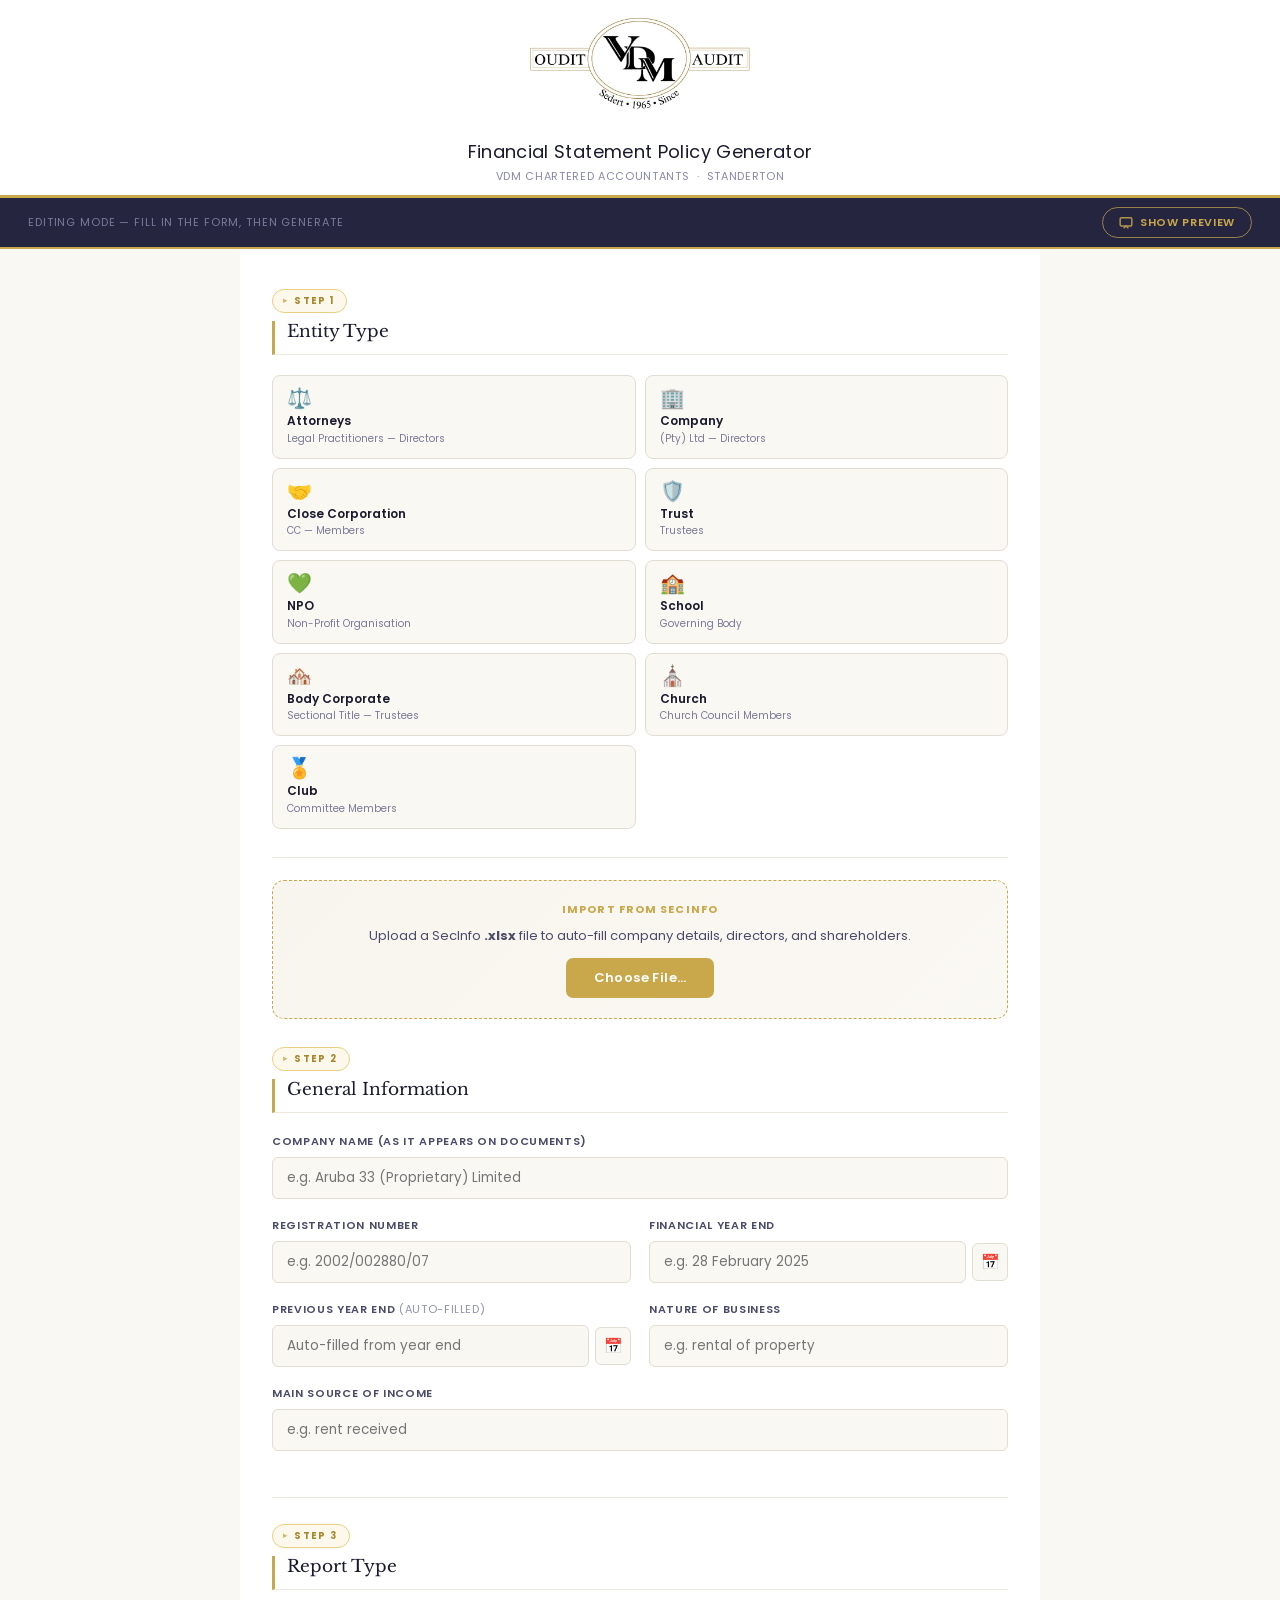
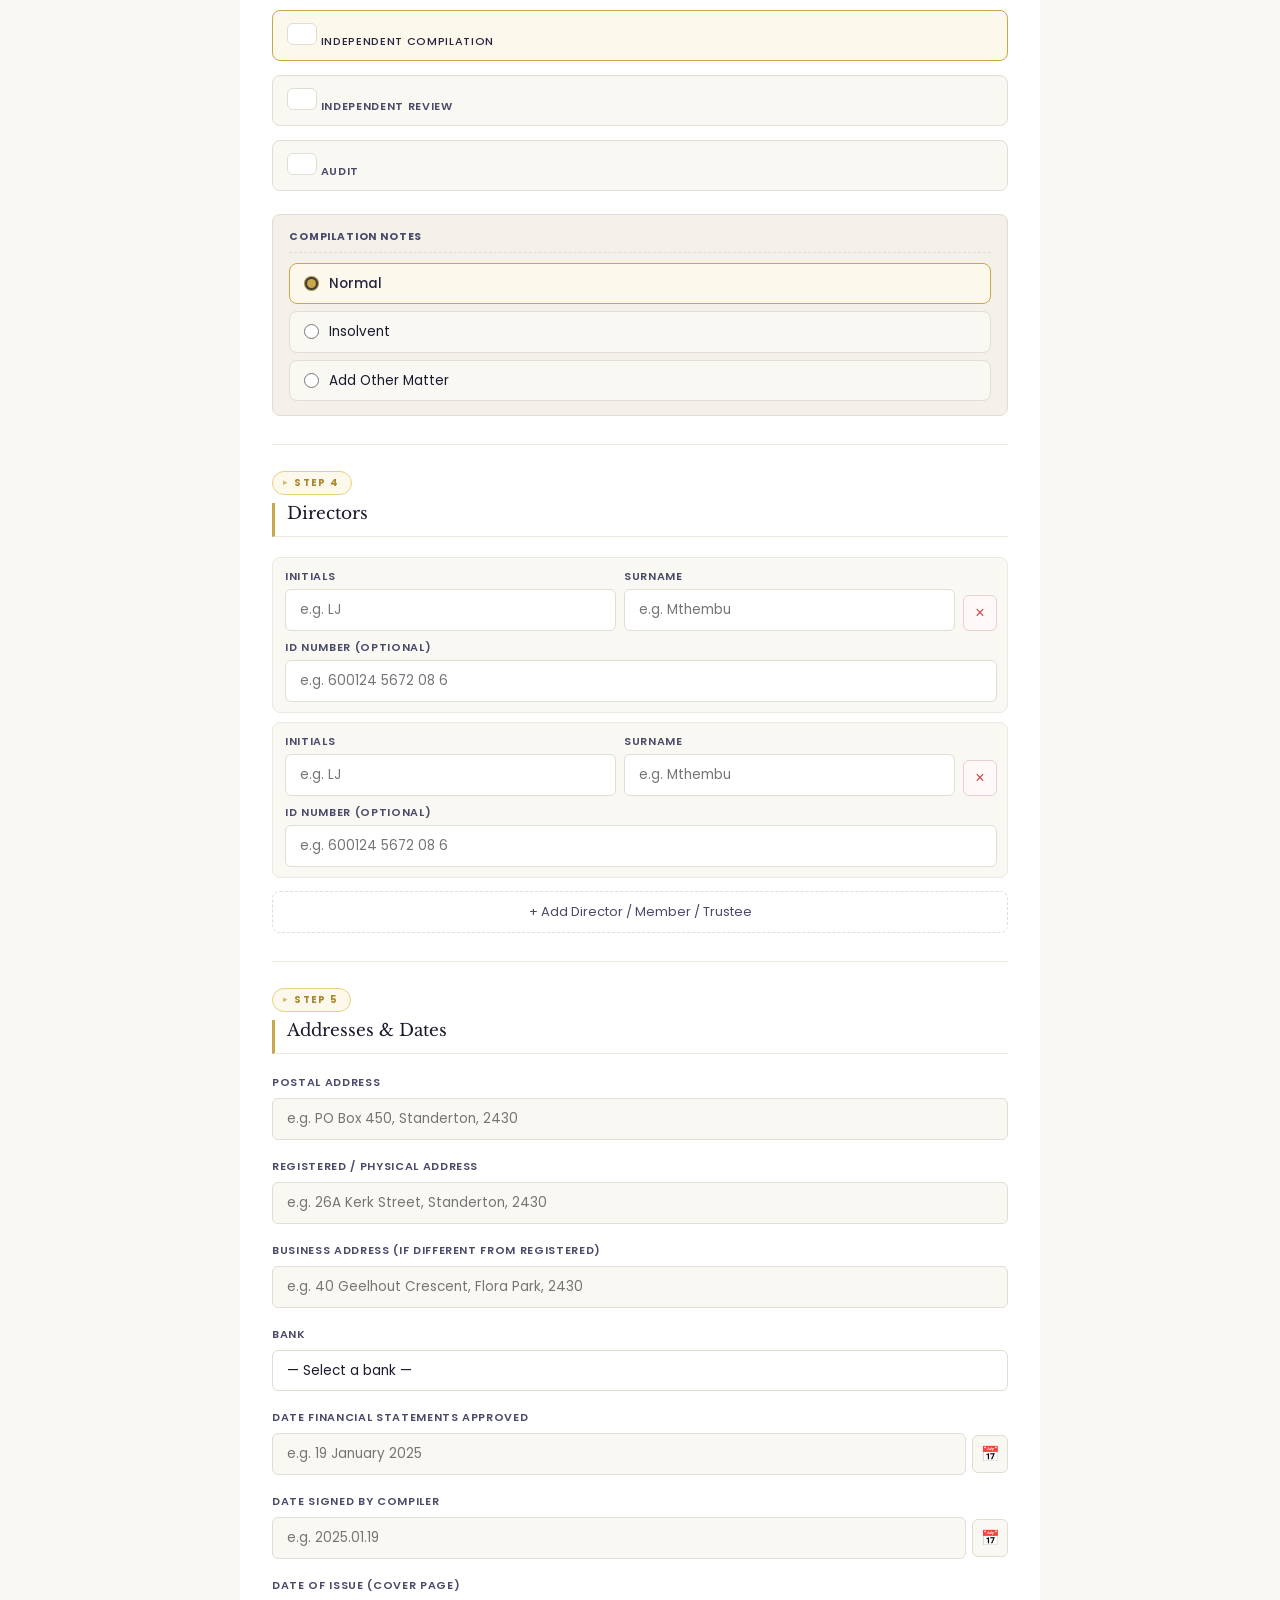
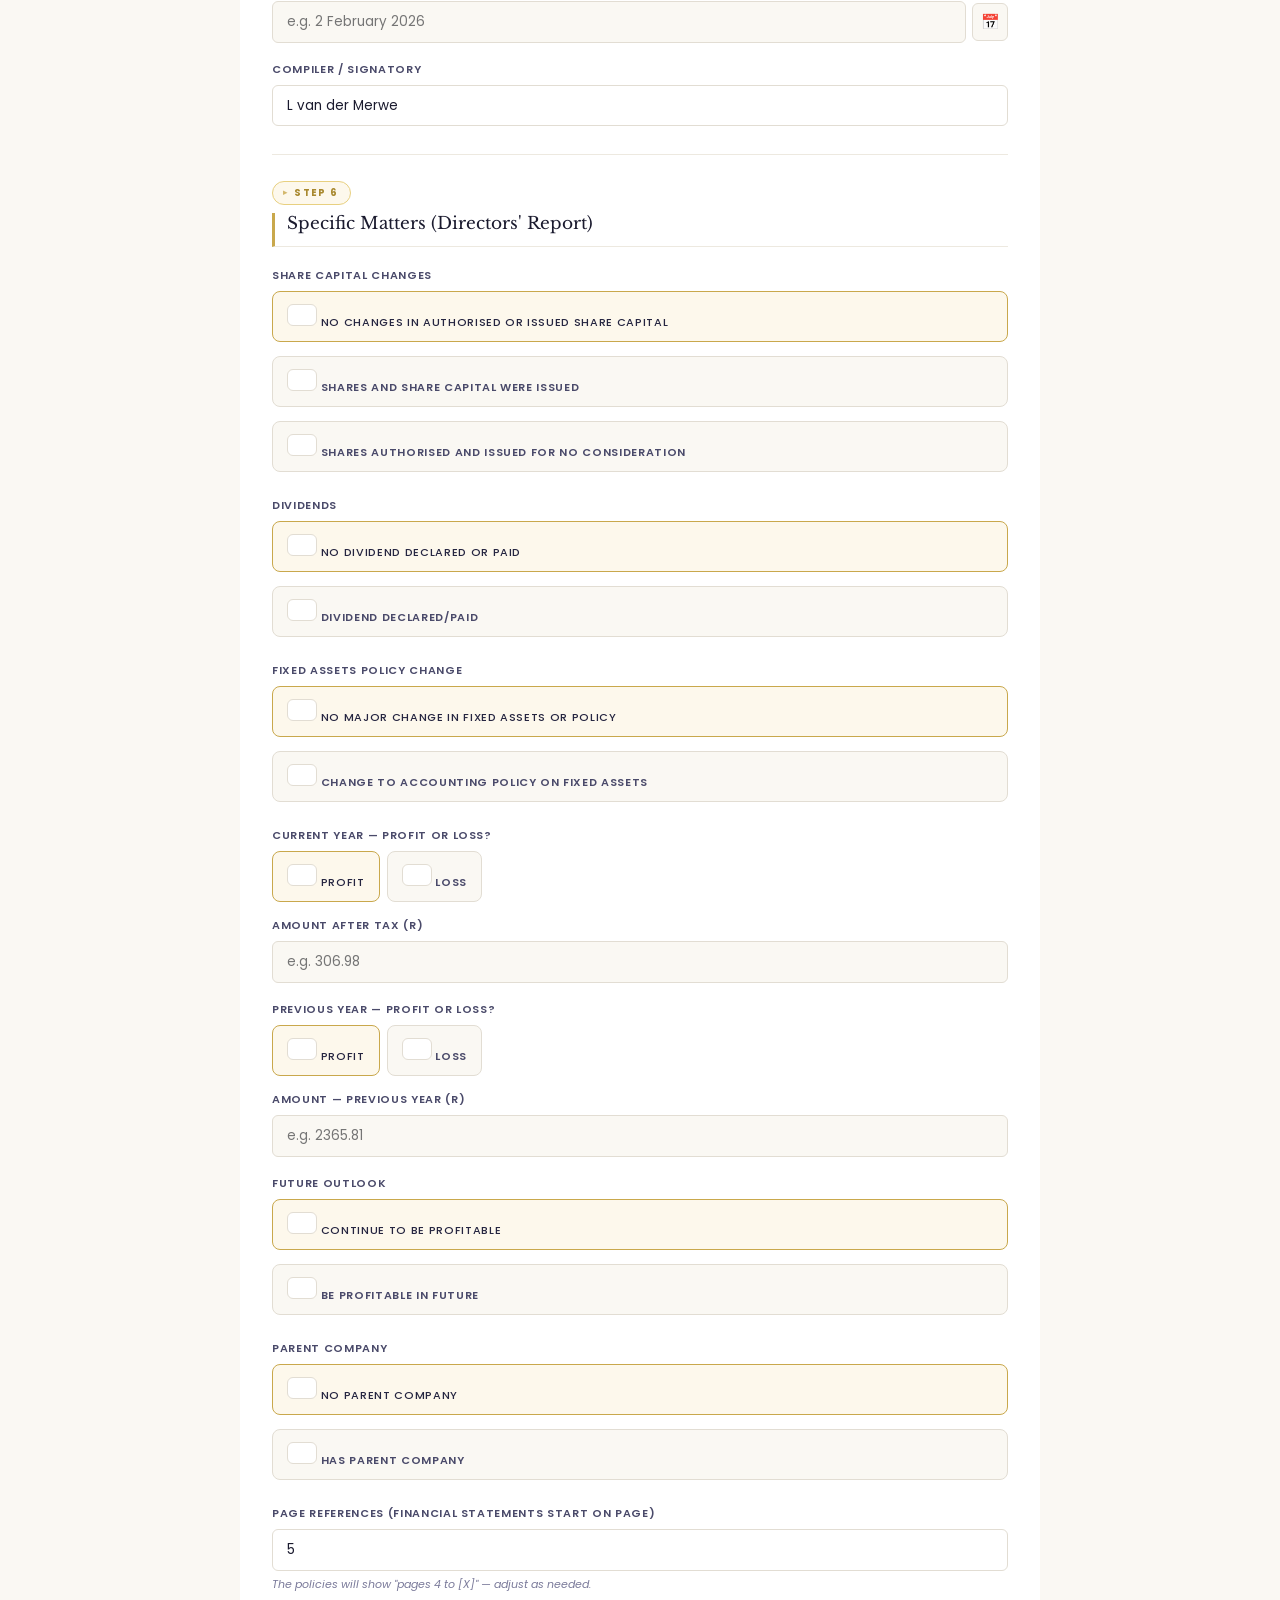
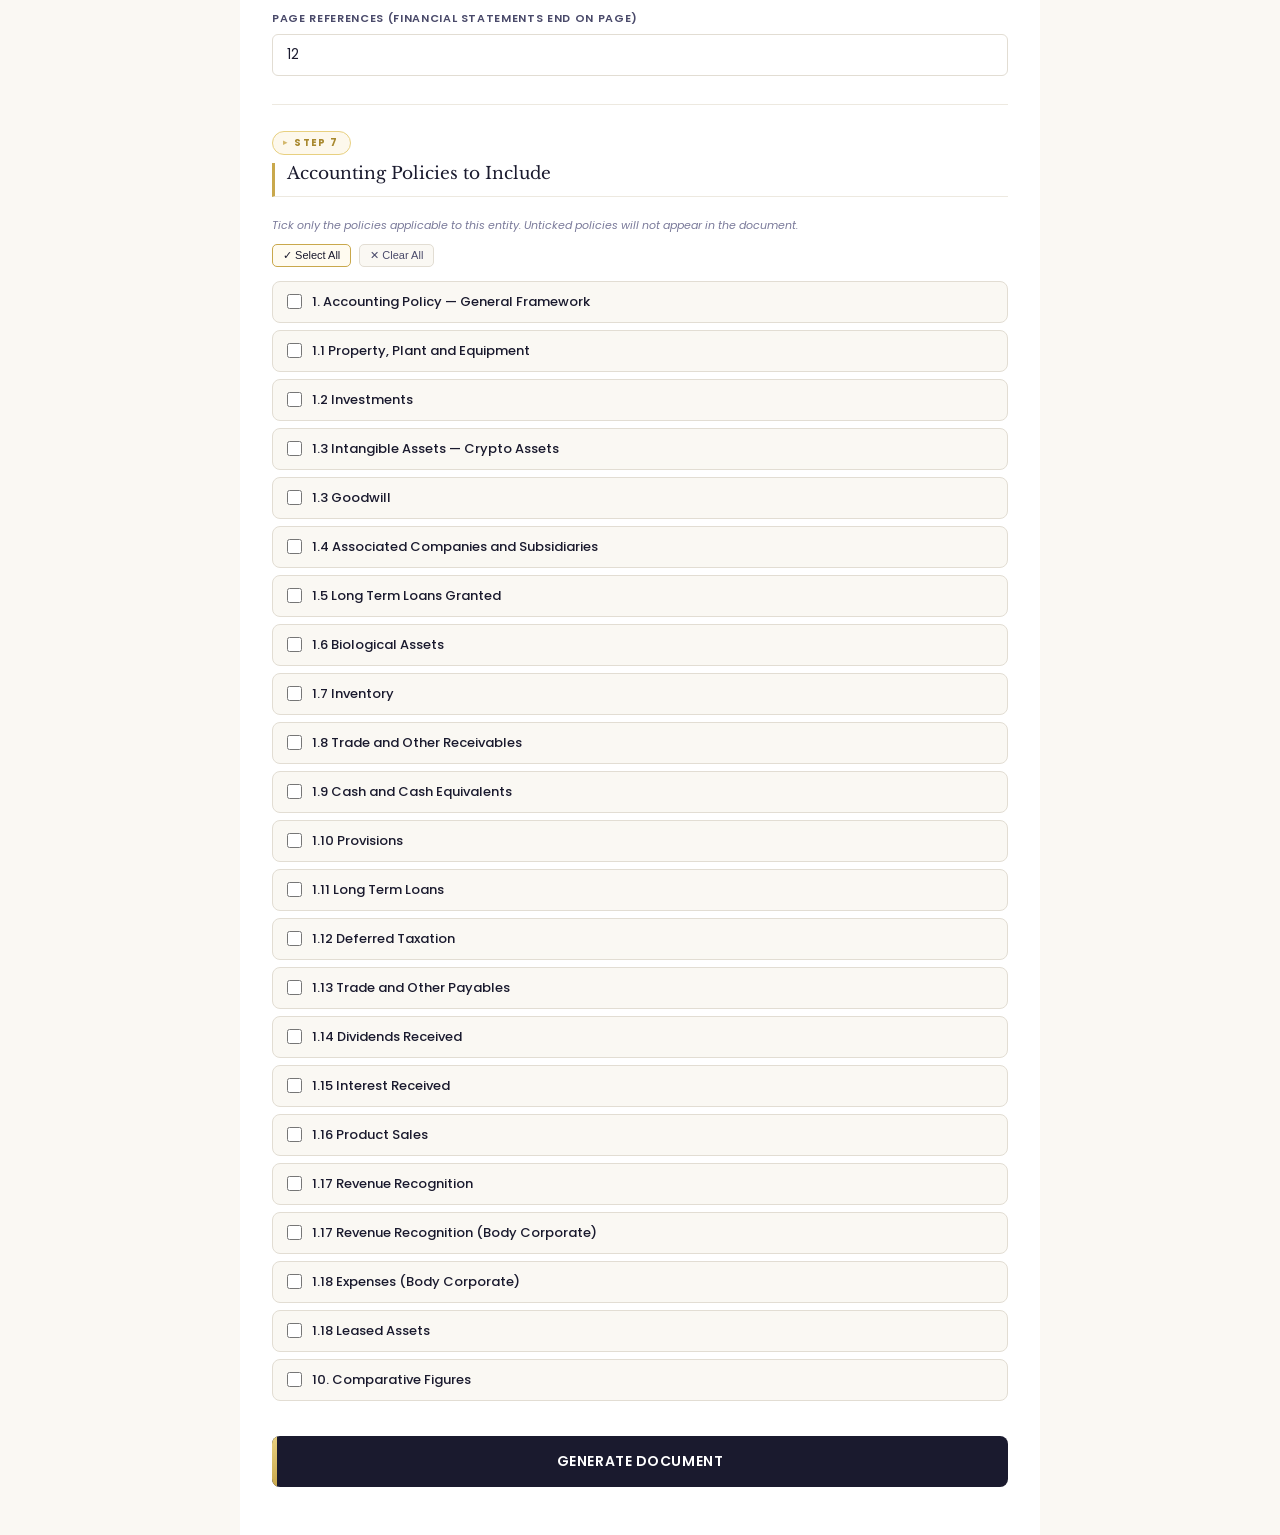
<file: VDM.financial/index.html>
<!DOCTYPE html>
<html lang="en">

<head>
  <meta charset="UTF-8">
  <meta name="viewport" content="width=device-width, initial-scale=1.0">
  <title>VDM — Financial Statement Policy Generator</title>
  <link
    href="https://fonts.googleapis.com/css2?family=Libre+Baskerville:ital,wght@0,400;0,700;1,400&family=Poppins:wght@300;400;500;600;700&display=swap"
    rel="stylesheet">
  <script src="https://cdn.sheetjs.com/xlsx-0.20.3/package/dist/xlsx.full.min.js"></script>
  <link rel="stylesheet" href="css/styles.css">
</head>


<body>

  <div class="sticky-header-area" id="sticky-header-area">
    <header
      style="background:#fff; border-bottom: 3px solid #c9a84c; padding: 0; display:flex; flex-direction:column; align-items:center;">

      <img src="images/logo.jpg" alt="VDM Chartered Accountants Logo"
        style="width:100%; max-height:130px; object-fit:contain; object-position:center; display:block;">

      <div style="text-align:center; padding: 8px 0 10px; background:#fff; width:100%;">
        <h1
          style="font-family:'Poppins',sans-serif; font-size:18px; font-weight:400; color:#1a1a2e; letter-spacing:0.02em; margin:0;">
          Financial Statement Policy Generator
        </h1>
        <p style="font-size:11px; color:#8888aa; margin:3px 0 0; letter-spacing:0.06em; text-transform:uppercase;">
          VDM Chartered Accountants &nbsp;·&nbsp; Standerton
        </p>
      </div>
    </header>
  </div>

  <!-- ── MODE TOGGLE BAR ── -->
  <div class="mode-toggle-bar" id="mode-toggle-bar">
    <span class="mode-label" id="mode-label">Editing mode — fill in the form, then generate</span>
    <button class="btn-toggle-preview" onclick="togglePreview()" id="btn-toggle-preview">
      <svg width="14" height="14" viewBox="0 0 24 24" fill="none" stroke="currentColor" stroke-width="2.5">
        <rect x="2" y="3" width="20" height="14" rx="2" />
        <polyline points="8 21 12 17 16 21" />
      </svg>
      <span id="toggle-label">Show Preview</span>
    </button>
  </div>

  <div class="app form-only" id="app-container">

    <!-- ══════════════ FORM PANEL ══════════════ -->
    <div class="form-panel">

      <div class="step-label">Step 1</div>
      <div class="section-title">Entity Type</div>

      <div class="entity-grid" style="grid-template-columns:1fr 1fr;">
        <div class="entity-card" id="ec-attorneys" onclick="selectEntity(this,'attorneys')">
          <span class="ec-icon">⚖️</span>
          <span class="ec-label">Attorneys</span>
          <span class="ec-sub">Legal Practitioners — Directors</span>
        </div>
        <div class="entity-card" id="ec-company" onclick="selectEntity(this,'company')">
          <span class="ec-icon">🏢</span>
          <span class="ec-label">Company</span>
          <span class="ec-sub">(Pty) Ltd — Directors</span>
        </div>
        <div class="entity-card" id="ec-cc" onclick="selectEntity(this,'cc')">
          <span class="ec-icon">🤝</span>
          <span class="ec-label">Close Corporation</span>
          <span class="ec-sub">CC — Members</span>
        </div>
        <div class="entity-card" id="ec-trust" onclick="selectEntity(this,'trust')">
          <span class="ec-icon">🛡️</span>
          <span class="ec-label">Trust</span>
          <span class="ec-sub">Trustees</span>
        </div>
        <div class="entity-card" id="ec-npo" onclick="selectEntity(this,'npo')">
          <span class="ec-icon">💚</span>
          <span class="ec-label">NPO</span>
          <span class="ec-sub">Non-Profit Organisation</span>
        </div>
        <div class="entity-card" id="ec-school" onclick="selectEntity(this,'school')">
          <span class="ec-icon">🏫</span>
          <span class="ec-label">School</span>
          <span class="ec-sub">Governing Body</span>
        </div>
        <div class="entity-card" id="ec-bc" onclick="selectEntity(this,'bc')">
          <span class="ec-icon">🏘️</span>
          <span class="ec-label">Body Corporate</span>
          <span class="ec-sub">Sectional Title — Trustees</span>
        </div>
        <div class="entity-card" id="ec-church" onclick="selectEntity(this,'church')">
          <span class="ec-icon">⛪</span>
          <span class="ec-label">Church</span>
          <span class="ec-sub">Church Council Members</span>
        </div>
        <div class="entity-card" id="ec-club" onclick="selectEntity(this,'club')">
          <span class="ec-icon">🏅</span>
          <span class="ec-label">Club</span>
          <span class="ec-sub">Committee Members</span>
        </div>
      </div>

      <hr class="form-divider">

      <!-- ══════════════ EXCEL IMPORT ══════════════ -->
      <div class="import-box">
        <div
          style="font-size:11px;font-weight:700;letter-spacing:0.1em;text-transform:uppercase;color:var(--gold);margin-bottom:8px;">
          Import from SecInfo</div>
        <p style="font-size:13px;color:var(--ink-light);margin-bottom:12px;">Upload a SecInfo <strong>.xlsx</strong>
          file to auto-fill company details, directors, and shareholders.</p>
        <label for="xlsx-import"
          style="display:inline-block;padding:10px 28px;background:var(--gold);color:#fff;border-radius:7px;cursor:pointer;font-weight:600;font-size:13px;letter-spacing:0.03em;transition:background .2s;">
          Choose File…
        </label>
        <input type="file" id="xlsx-import" accept=".xlsx,.xls" style="display:none;" onchange="importSecInfo(this)">
        <div id="import-status" style="margin-top:10px;font-size:12px;color:var(--success);display:none;"></div>
      </div>

      <div class="step-label">Step 2</div>
      <div class="section-title">General Information</div>

      <div class="form-grid">
        <!-- Row 1: Company Name — full width -->
        <div class="field-group form-grid-full">
          <label id="label-entityName">Company Name (as it appears on documents)</label>
          <input type="text" id="companyName" placeholder="e.g. Aruba 33 (Proprietary) Limited" oninput="liveUpdate()">
        </div>

        <!-- Attorneys reg toggle — full width, hidden by default -->
        <div class="field-group form-grid-full" id="att-reg-toggle-group" style="display:none;">
          <label style="font-size:13px;font-weight:600;color:var(--ink);">Does the firm have a registration
            number?</label>
          <div class="options-group" style="margin-top:4px;flex-direction:row;flex-wrap:wrap;">
            <label class="option-pill"><input type="radio" name="attHasReg" value="yes" checked
                onchange="toggleAttReg(); liveUpdate()"> Yes</label>
            <label class="option-pill"><input type="radio" name="attHasReg" value="no"
                onchange="toggleAttReg(); liveUpdate()"> No</label>
          </div>
        </div>

        <!-- Row 2: Registration Number + Financial Year End -->
        <div class="field-group" id="reg-number-group">
          <label id="label-regNumber">Registration Number</label>
          <input type="text" id="regNumber" placeholder="e.g. 2002/002880/07" oninput="liveUpdate()">
        </div>

        <div class="field-group">
          <label>Financial Year End</label>
          <div class="date-input-wrap">
            <input type="text" id="yearEnd" placeholder="e.g. 28 February 2025"
              oninput="autoFillPrevYear(); liveUpdate()">
            <button type="button" class="btn-cal" onclick="toggleCal('cal-yearEnd')" title="Pick date">&#x1f4c5;</button>
            <div id="cal-yearEnd" class="cal-popup hidden"></div>
          </div>
        </div>

        <!-- Row 3: Previous Year End + Nature of Business -->
        <div class="field-group">
          <label>Previous Year End <span style="font-weight:400;color:#9090b0;font-size:11px;">(auto-filled)</span></label>
          <div class="date-input-wrap">
            <input type="text" id="prevYearEnd" placeholder="Auto-filled from year end" oninput="liveUpdate()"
              style="background:#f9f7f2;">
            <button type="button" class="btn-cal" onclick="toggleCal('cal-prevYearEnd')"
              title="Pick date">&#x1f4c5;</button>
            <div id="cal-prevYearEnd" class="cal-popup hidden"></div>
          </div>
        </div>

        <div class="field-group">
          <label>Nature of Business</label>
          <input type="text" id="natureBusiness" placeholder="e.g. rental of property" oninput="liveUpdate()">
        </div>

        <!-- Row 4: Main Source of Income — full width -->
        <div class="field-group form-grid-full">
          <label>Main Source of Income</label>
          <input type="text" id="mainIncome" placeholder="e.g. rent received" oninput="liveUpdate()">
        </div>
      </div>

      <hr class="form-divider">
      <div class="step-label">Step 3</div>
      <div class="section-title">Report Type</div>

      <div class="field-group">
        <div class="options-group">
          <label class="option-pill">
            <input type="radio" name="reportType" value="compilation" checked onchange="onReportTypeChange()">
            Independent Compilation
          </label>
          <label class="option-pill">
            <input type="radio" name="reportType" value="review" onchange="onReportTypeChange()"> Independent Review
          </label>
          <label class="option-pill">
            <input type="radio" name="reportType" value="audit" onchange="onReportTypeChange()"> Audit
          </label>
        </div>
      </div>

      <!-- ── AUDIT sub-options ── -->
      <div id="report-sub-audit" class="report-sub-panel">
        <div class="report-sub-heading">Audit Opinion</div>
        <div class="options-group">
          <label class="option-pill">
            <input type="radio" name="auditType" value="unqualified" checked onchange="onAuditTypeChange()"> Unqualified
          </label>
          <label class="option-pill">
            <input type="radio" name="auditType" value="qualified" onchange="onAuditTypeChange()"> Qualified
          </label>
          <label class="option-pill">
            <input type="radio" name="auditType" value="emphasis" onchange="onAuditTypeChange()"> Emphasis of Matter
          </label>
          <label class="option-pill">
            <input type="radio" name="auditType" value="disclaimer" onchange="onAuditTypeChange()"> Disclaimer
          </label>
          <label class="option-pill">
            <input type="radio" name="auditType" value="other" onchange="onAuditTypeChange()"> Other Matter
          </label>
        </div>
        <div class="conditional field-group" id="audit-qualified-box">
          <label>Basis for Qualified Opinion</label>
          <textarea id="auditQualifiedText" rows="3" placeholder="Describe the basis for the qualified opinion…"
            oninput="liveUpdate()"></textarea>
        </div>
        <div class="conditional field-group" id="audit-emphasis-box">
          <label>Emphasis of Matter</label>
          <textarea id="auditEmphasisText" rows="3" placeholder="Describe the emphasis of matter paragraph…"
            oninput="liveUpdate()"></textarea>
        </div>
        <div class="conditional field-group" id="audit-disclaimer-box">
          <label>Basis for Disclaimer of Opinion</label>
          <textarea id="auditDisclaimerText" rows="3" placeholder="Describe the basis for the disclaimer of opinion…"
            oninput="liveUpdate()"></textarea>
        </div>
        <div class="conditional field-group" id="audit-other-box">
          <label>Other Matter</label>
          <textarea id="auditOtherText" rows="3" placeholder="Describe the other matter paragraph…"
            oninput="liveUpdate()"></textarea>
        </div>
      </div>

      <!-- ── SCHOOL AUDIT sub-options ── -->
      <div id="report-sub-audit-school" class="report-sub-panel" style="display:none;">

        <div class="report-sub-heading">Auditor</div>
        <div class="options-group" style="margin-bottom:14px;">
          <label class="option-pill">
            <input type="radio" name="schoolAuditor" value="R DE BEER" checked onchange="liveUpdate()"> Reinette de Beer
          </label>
          <label class="option-pill">
            <input type="radio" name="schoolAuditor" value="L VAN DER MERWE" onchange="liveUpdate()"> L van der Merwe
          </label>
        </div>

        <div class="report-sub-heading">Preparer</div>
        <div class="field-group" style="margin-bottom:10px;">
          <label>Preparer Full Name</label>
          <input type="text" id="schoolPreparerName" placeholder="e.g. Veronica Buchling"
            oninput="updateSchoolPreparerPreview(); liveUpdate()" style="margin-bottom:0;">
        </div>
        <div class="field-group" style="margin-bottom:6px;">
          <label>Preparer Capacity</label>
          <select id="schoolPreparerCapacity" onchange="onSchoolPreparerCapacityChange(); liveUpdate()">
            <option value="financial officer">Financial Officer</option>
            <option value="administrative officer">Administrative Officer</option>
            <option value="independent accountant">Independent Accountant</option>
            <option value="principal">Principal</option>
            <option value="other">Other…</option>
          </select>
          <input type="text" id="schoolPreparerCapacityOther" placeholder="e.g. bookkeeper"
            style="display:none;margin-top:8px;" oninput="updateSchoolPreparerPreview(); liveUpdate()">
        </div>
        <p class="hint" id="school-preparer-preview"
          style="font-style:italic;color:#555;margin-bottom:14px;min-height:16px;"></p>

        <div class="report-sub-heading">Audit Opinion</div>
        <div class="options-group">
          <label class="option-pill">
            <input type="radio" name="schoolAuditType" value="unqualified" checked onchange="onSchoolAuditTypeChange()">
            Unqualified
          </label>
          <label class="option-pill">
            <input type="radio" name="schoolAuditType" value="qualified" onchange="onSchoolAuditTypeChange()"> Qualified
          </label>
          <label class="option-pill">
            <input type="radio" name="schoolAuditType" value="disclaimer" onchange="onSchoolAuditTypeChange()">
            Disclaimer of Opinion
          </label>
        </div>
        <div class="conditional field-group" id="school-audit-qualified-box">
          <label>Basis for Qualified Opinion</label>
          <textarea id="schoolAuditQualifiedText" rows="4" placeholder="Describe the basis for the qualified opinion…"
            oninput="liveUpdate()"></textarea>
        </div>
        <div class="conditional field-group visible" id="school-audit-other-box">
          <label>Other Matter <span style="font-weight:400;color:#9090b0;font-size:11px;">(optional — leave blank to
              omit)</span></label>
          <textarea id="schoolAuditOtherText" rows="3" placeholder="Describe any other matter to include…"
            oninput="liveUpdate()"></textarea>
        </div>
        <div class="conditional field-group" id="school-audit-disclaimer-box">
          <label>Basis for Disclaimer of Opinion</label>
          <textarea id="schoolAuditDisclaimerText" rows="6"
            placeholder="List matters that led to the disclaimer, one per line:&#10;1. Fraudulent claims of R …&#10;2. A cash shortage of R … could not be verified."
            oninput="liveUpdate()"></textarea>
        </div>
      </div>

      <!-- ── ATTORNEYS AUDIT sub-options ── -->
      <div id="report-sub-audit-attorneys" class="report-sub-panel" style="display:none;">
        <div class="field-group">
          <label>Governance Structure</label>
          <div class="options-group">
            <label class="option-pill"><input type="radio" name="attGovType" value="directors" checked
                onchange="liveUpdate()"> Directors</label>
            <label class="option-pill"><input type="radio" name="attGovType" value="partners" onchange="liveUpdate()">
              Partners</label>
          </div>
        </div>
        <div class="field-group">
          <div class="report-sub-heading">Opinion Type</div>
          <div class="options-group">
            <label class="option-pill"><input type="radio" name="attOpinionType" value="unmodified" checked
                onchange="onAttOpinionTypeChange()"> Unmodified</label>
            <label class="option-pill"><input type="radio" name="attOpinionType" value="modified"
                onchange="onAttOpinionTypeChange()"> Modified</label>
            <label class="option-pill"><input type="radio" name="attOpinionType" value="disclaimer"
                onchange="onAttOpinionTypeChange()"> Disclaimer of Opinion</label>
          </div>
        </div>
        <div class="conditional field-group" id="att-modified-box">
          <label>Basis for Modified Opinion</label>
          <textarea id="attModifiedText" rows="4" placeholder="Describe the basis for the modified opinion…"
            oninput="liveUpdate()"></textarea>
        </div>
        <div class="conditional field-group" id="att-disclaimer-box">
          <label>Basis for Disclaimer of Opinion</label>
          <textarea id="attDisclaimerText" rows="4" placeholder="Describe the basis for the disclaimer of opinion…"
            oninput="liveUpdate()"></textarea>
        </div>
        <div class="field-group">
          <label>Investment Practice</label>
          <div class="options-group">
            <label class="option-pill"><input type="radio" name="attInvestment" value="no" checked
                onchange="liveUpdate()"> Has NOT carried on an investment practice</label>
            <label class="option-pill"><input type="radio" name="attInvestment" value="yes" onchange="liveUpdate()"> Has
              carried on and complied</label>
          </div>
        </div>
        <div class="field-group">
          <label>Other Reporting Responsibilities</label>
          <div class="options-group">
            <label class="option-pill"><input type="radio" name="attOtherReport" value="none" checked
                onchange="toggleVisible('att-other-report-box', false); liveUpdate()"> None</label>
            <label class="option-pill"><input type="radio" name="attOtherReport" value="custom"
                onchange="toggleVisible('att-other-report-box', true); liveUpdate()"> Custom text</label>
          </div>
          <div class="conditional field-group" id="att-other-report-box">
            <textarea id="attOtherReportText" rows="3" placeholder="Describe other reporting responsibilities…"
              oninput="liveUpdate()"></textarea>
          </div>
        </div>
        <div class="field-group">
          <label>Auditor (signs the report)</label>
          <div class="options-group">
            <label class="option-pill"><input type="radio" name="attAuditor" value="rdb" checked
                onchange="liveUpdate()"> R de Beer (Reinette)</label>
            <label class="option-pill"><input type="radio" name="attAuditor" value="lvm" onchange="liveUpdate()"> L van
              der Merwe </label>
          </div>
        </div>
      </div>

      <!-- ── REVIEW sub-options ── -->
      <div id="report-sub-review" class="report-sub-panel" style="display:none;">
        <div class="report-sub-heading">Review Conclusion</div>
        <div class="options-group">
          <label class="option-pill">
            <input type="radio" name="reviewType" value="unqualified" checked onchange="onReviewTypeChange()">
            Unqualified
          </label>
          <label class="option-pill">
            <input type="radio" name="reviewType" value="qualified" onchange="onReviewTypeChange()"> Qualified
          </label>
        </div>
        <div class="conditional field-group" id="review-qualified-box">
          <div class="report-sub-heading" style="margin-top:6px;">Basis for Qualified Conclusion</div>
          <div class="options-group">
            <label class="option-pill">
              <input type="radio" name="reviewQualifiedBasis" value="insolvent" checked
                onchange="onReviewQualifiedBasisChange()"> Insolvent (template)
            </label>
            <label class="option-pill">
              <input type="radio" name="reviewQualifiedBasis" value="custom" onchange="onReviewQualifiedBasisChange()">
              Custom (type your own)
            </label>
          </div>
          <div class="conditional field-group" id="review-qualified-insolvent-box" style="margin-top:8px;">
            <label>Accumulated Loss (R)</label>
            <input type="text" id="reviewAccLoss" placeholder="e.g. 575385.26" oninput="liveUpdate()">
            <label style="margin-top:10px;">Total Liabilities Exceed Assets By (R)</label>
            <input type="text" id="reviewExcessLiab" placeholder="e.g. 781096.37" oninput="liveUpdate()">
          </div>
          <div class="conditional field-group" id="review-qualified-custom-box" style="margin-top:8px;">
            <label>Custom Basis for Qualified Conclusion</label>
            <textarea id="reviewQualifiedText" rows="3" placeholder="Describe the basis for the qualified conclusion…"
              oninput="liveUpdate()"></textarea>
          </div>
        </div>
      </div>

      <!-- ── COMPILATION sub-options ── -->
      <div id="report-sub-compilation" class="report-sub-panel" style="display:none;">
        <div class="report-sub-heading">Compilation Notes</div>
        <div class="options-group">
          <label class="option-pill">
            <input type="radio" name="compilationType" value="normal" checked onchange="onCompilationTypeChange()">
            Normal
          </label>
          <label class="option-pill">
            <input type="radio" name="compilationType" value="insolvent" onchange="onCompilationTypeChange()"> Insolvent
          </label>
          <label class="option-pill">
            <input type="radio" name="compilationType" value="other" onchange="onCompilationTypeChange()"> Add Other
            Matter
          </label>
        </div>
        <div class="conditional field-group" id="compilation-insolvent-box">
          <label>Accumulated Loss (R)</label>
          <input type="text" id="insolventAccLoss" placeholder="e.g. 6993" oninput="liveUpdate()">
          <label style="margin-top:10px;">Total Liabilities Exceed Assets By (R)</label>
          <input type="text" id="insolventExcessLiab" placeholder="e.g. 6993" oninput="liveUpdate()">
          <label style="margin-top:10px;">Additional Insolvency Note (optional)</label>
          <textarea id="compilationInsolventText" rows="2" placeholder="Any additional details to include…"
            oninput="liveUpdate()"></textarea>
        </div>
        <div class="conditional field-group" id="compilation-other-box">
          <label>Other Matter</label>
          <textarea id="compilationOtherText" rows="3" placeholder="Describe the other matter to include…"
            oninput="liveUpdate()"></textarea>
        </div>
      </div>

      <hr class="form-divider">
      <div class="step-label">Step 4</div>
      <div class="section-title" id="directors-section-title">Directors</div>

      <div id="directors-list"></div>
      <button class="btn-add" onclick="addDirector()">+ Add Director / Member / Trustee</button>

      <hr class="form-divider">
      <div class="step-label">Step 5</div>
      <div class="section-title">Addresses &amp; Dates</div>

      <div class="field-group">
        <label>Postal Address</label>
        <input type="text" id="postalAddress" placeholder="e.g. PO Box 450, Standerton, 2430" oninput="liveUpdate()">
      </div>

      <div class="field-group">
        <label>Registered / Physical Address</label>
        <input type="text" id="regAddress" placeholder="e.g. 26A Kerk Street, Standerton, 2430" oninput="liveUpdate()">
      </div>

      <div class="field-group">
        <label>Business Address (if different from registered)</label>
        <input type="text" id="businessAddress" placeholder="e.g. 40 Geelhout Crescent, Flora Park, 2430"
          oninput="liveUpdate()">
      </div>

      <div class="field-group">
        <label>Bank</label>
        <select id="bankSelect" onchange="updateBank()">
          <option value="">— Select a bank —</option>
          <option value="ABSA">ABSA</option>
          <option value="First National Bank">First National Bank</option>
          <option value="Standard Bank">Standard Bank</option>
          <option value="Investec">Investec</option>
          <option value="Capitec">Capitec</option>
          <option value="Discovery Bank">Discovery Bank</option>
          <option value="Nedbank">Nedbank</option>
          <option value="Tyme Bank">Tyme Bank</option>
          <option value="African Bank">African Bank</option>
          <option value="Al Baraka Bank">Al Baraka Bank</option>
          <option value="other">Other…</option>
        </select>
        <input type="text" id="bankOther" placeholder="Enter bank name" oninput="liveUpdate()"
          style="display:none;margin-top:8px;">
        <input type="hidden" id="bankName">
      </div>

      <div class="field-group">
        <label>Date Financial Statements Approved</label>
        <div class="date-input-wrap">
          <input type="text" id="dateApproved" placeholder="e.g. 19 January 2025" oninput="liveUpdate()">
          <button type="button" class="btn-cal" onclick="toggleCal('cal-dateApproved')"
            title="Pick date">&#x1f4c5;</button>
          <div id="cal-dateApproved" class="cal-popup hidden"></div>
        </div>
      </div>

      <div class="field-group">
        <label>Date Signed by Compiler</label>
        <div class="date-input-wrap">
          <input type="text" id="dateSigned" placeholder="e.g. 2025.01.19" oninput="liveUpdate()">
          <button type="button" class="btn-cal" onclick="toggleCal('cal-dateSigned')"
            title="Pick date">&#x1f4c5;</button>
          <div id="cal-dateSigned" class="cal-popup hidden"></div>
        </div>
      </div>

      <div class="field-group">
        <label>Date of Issue (cover page)</label>
        <div class="date-input-wrap">
          <input type="text" id="dateOfIssue" placeholder="e.g. 2 February 2026" oninput="liveUpdate()">
          <button type="button" class="btn-cal" onclick="toggleCal('cal-dateOfIssue')"
            title="Pick date">&#x1f4c5;</button>
          <div id="cal-dateOfIssue" class="cal-popup hidden"></div>
        </div>
      </div>

      <div class="field-group">
        <label id="label-signer">VDM Signatory</label>
        <select id="compilerSigner" onchange="liveUpdate()">
          <option value="L VAN DER MERWE">L van der Merwe</option>
          <option value="HL VAN DER MERWE">HL van der Merwe</option>
          <option value="R DE BEER">R de Beer</option>
          <option value="R WOLMARANS">R Wolmarans</option>
        </select>
      </div>

      <!-- Preparer block (review / audit only, non-school) -->
      <div id="preparer-block" style="display:none;">
        <div class="field-group">
          <label>Preparer Full Name</label>
          <input type="text" id="preparerName" placeholder="e.g. Veronica Buchling"
            oninput="updatePreparerPreview(); liveUpdate()" style="margin-bottom:0;">
        </div>
        <div class="field-group" style="margin-bottom:6px;">
          <label>Preparer Capacity</label>
          <select id="preparerCapacity" onchange="onPreparerCapacityChange(); liveUpdate()">
            <option value="financial officer">Financial Officer</option>
            <option value="administrative officer">Administrative Officer</option>
            <option value="independent accountant">Independent Accountant</option>
            <option value="chief financial officer">Chief Financial Officer</option>
            <option value="bookkeeper">Bookkeeper</option>
            <option value="treasurer">Treasurer</option>
            <option value="other">Other...</option>
          </select>
          <input type="text" id="preparerCapacityOther" placeholder="e.g. secretary"
            style="display:none;margin-top:8px;" oninput="updatePreparerPreview(); liveUpdate()">
        </div>
        <p class="hint" id="preparer-preview" style="font-style:italic;color:#555;margin-bottom:4px;min-height:16px;">
        </p>
        <!-- Engagement letter question — shown for all report types -->
        <div id="engagement-block"
          style="display:none;margin-top:14px;padding-top:14px;border-top:1px solid var(--border);">
          <label style="font-size:13px;font-weight:600;color:var(--ink);">Do you require an engagement letter?</label>
          <div class="options-group" style="margin-top:6px;">
            <label class="option-pill">
              <input type="radio" name="engagementLetter" value="no" checked
                onchange="toggleEngagementTypes(); liveUpdate()"> No
            </label>
            <label class="option-pill">
              <input type="radio" name="engagementLetter" value="yes" onchange="toggleEngagementTypes(); liveUpdate()">
              Yes
            </label>
          </div>
          <div id="engagement-types-panel"
            style="display:none;margin-top:10px;padding:12px 16px;background:var(--panel);border-radius:8px;border:1px solid var(--border);">
            <div id="engagement-types-standard">
              <label
                style="font-size:12px;font-weight:600;color:var(--ink-light);display:block;margin-bottom:8px;">Select
                engagement letter type(s):</label>
              <div style="display:flex;flex-wrap:wrap;gap:10px;">
                <label class="option-pill" style="display:inline-flex;align-items:center;gap:6px;">
                  <input type="checkbox" id="engTypeAccounting" onchange="liveUpdate()"> Accounting
                </label>
                <label class="option-pill" style="display:inline-flex;align-items:center;gap:6px;">
                  <input type="checkbox" id="engTypeReview" onchange="liveUpdate()"> Review
                </label>
                <label class="option-pill" style="display:inline-flex;align-items:center;gap:6px;">
                  <input type="checkbox" id="engTypeAudit" onchange="liveUpdate()"> Audit
                </label>
              </div>
            </div>
            <div id="engagement-types-attorneys" style="display:none;">
              <p style="font-size:12px;color:var(--ink-light);margin:0;">✓ Reasonable Assurance Engagement — Legal
                Practitioners' Trust Accounts (Audit letterhead)</p>
              <div class="field-group" style="margin-top:10px;margin-bottom:0;">
                <label style="font-size:12px;font-weight:600;">Engagement Letter Signed By</label>
                <div class="options-group" style="margin-top:4px;">
                  <label class="option-pill"><input type="radio" name="attEngSigner" value="R DE BEER" checked
                      onchange="liveUpdate()"> R de Beer (Reinette)</label>
                  <label class="option-pill"><input type="radio" name="attEngSigner" value="L VAN DER MERWE"
                      onchange="liveUpdate()"> L van der Merwe </label>
                </div>
              </div>
            </div>
          </div>
          <p class="hint">If yes, the selected engagement letter(s) will be appended to the generated document.</p>
        </div>
      </div>

      <hr class="form-divider" id="step6-divider">
      <div id="step6-block">
        <div class="step-label">Step 6</div>
        <div class="section-title">Specific Matters (Directors' Report)</div>

        <div class="field-group" id="share-capital-group">
          <label>Share Capital Changes</label>
          <div class="options-group">
            <label class="option-pill">
              <input type="radio" name="shareCapital" value="nochange" checked onchange="liveUpdate()"> No changes in
              authorised or issued share capital
            </label>
            <label class="option-pill">
              <input type="radio" name="shareCapital" value="issued" onchange="liveUpdate()"> Shares and share capital
              were issued
            </label>
            <label class="option-pill">
              <input type="radio" name="shareCapital" value="noconsideration" onchange="liveUpdate()"> Shares authorised
              and issued for no consideration
            </label>
          </div>
        </div>

        <div class="field-group" id="dividends-group">
          <label id="dividends-label">Dividends</label>
          <div class="options-group">
            <label class="option-pill" id="dividend-pill-none">
              <input type="radio" name="dividends" value="none" checked onchange="updateDividend()"> No dividend
              declared or paid
            </label>
            <label class="option-pill" id="dividend-pill-declared">
              <input type="radio" name="dividends" value="declared" onchange="updateDividend()"> Dividend declared/paid
            </label>
          </div>
        </div>
        <div class="conditional field-group" id="dividend-amount-group">
          <label>Dividend Amount (R)</label>
          <input type="text" id="dividendAmount" placeholder="e.g. 60000" oninput="liveUpdate()">
        </div>

        <div class="field-group">
          <label>Fixed Assets Policy Change</label>
          <div class="options-group">
            <label class="option-pill">
              <input type="radio" name="fixedAssets" value="nochange" checked onchange="liveUpdate()"> No major change
              in fixed assets or policy
            </label>
            <label class="option-pill">
              <input type="radio" name="fixedAssets" value="change" onchange="liveUpdate()"> Change to accounting policy
              on fixed assets
            </label>
          </div>
        </div>

        <div class="field-group">
          <label>Current Year — Profit or Loss?</label>
          <div class="options-group" style="margin-bottom:8px;flex-direction:row;flex-wrap:wrap;">
            <label class="option-pill">
              <input type="radio" name="plType" value="profit" checked onchange="liveUpdate()"> Profit
            </label>
            <label class="option-pill">
              <input type="radio" name="plType" value="loss" onchange="liveUpdate()"> Loss
            </label>
          </div>
          <label style="margin-top:4px;">Amount after Tax (R)</label>
          <input type="text" id="profitLoss" placeholder="e.g. 306.98" oninput="liveUpdate()">
        </div>
        <div class="field-group">
          <label>Previous Year — Profit or Loss?</label>
          <div class="options-group" style="margin-bottom:8px;flex-direction:row;flex-wrap:wrap;">
            <label class="option-pill">
              <input type="radio" name="prevPlType" value="profit" checked onchange="liveUpdate()"> Profit
            </label>
            <label class="option-pill">
              <input type="radio" name="prevPlType" value="loss" onchange="liveUpdate()"> Loss
            </label>
          </div>
          <label style="margin-top:4px;">Amount — Previous Year (R)</label>
          <input type="text" id="prevProfitLoss" placeholder="e.g. 2365.81" oninput="liveUpdate()">
        </div>
        <div class="field-group">
          <label>Future Outlook</label>
          <div class="options-group">
            <label class="option-pill">
              <input type="radio" name="outlook" value="continue" checked onchange="liveUpdate()"> Continue to be
              profitable
            </label>
            <label class="option-pill">
              <input type="radio" name="outlook" value="future" onchange="liveUpdate()"> Be profitable in future
            </label>
          </div>
        </div>

        <div class="field-group" id="parent-co-group">
          <label>Parent Company</label>
          <div class="options-group">
            <label class="option-pill">
              <input type="radio" name="parentCo" value="none" checked onchange="updateParent()"> No parent company
            </label>
            <label class="option-pill">
              <input type="radio" name="parentCo" value="has" onchange="updateParent()"> Has parent company
            </label>
          </div>
        </div>
        <div class="conditional field-group" id="parent-group">
          <label>Parent Company Name &amp; Registration</label>
          <input type="text" id="parentName"
            placeholder="e.g. Niclotte (Proprietary) Limited, (Registration number - 1997/007124/07)"
            oninput="liveUpdate()">
        </div>

        <div class="field-group">
          <label>Page References (financial statements start on page)</label>
          <input type="text" id="pageStart" placeholder="e.g. 5" oninput="liveUpdate()" value="5">
          <p class="hint">The policies will show "pages 4 to [X]" — adjust as needed.</p>
        </div>
        <div class="field-group">
          <label>Page References (financial statements end on page)</label>
          <input type="text" id="pageEnd" placeholder="e.g. 12" oninput="liveUpdate()" value="12">
        </div>

      </div><!-- /step6-block -->

      <!-- ── BODY CORPORATE specific fields (Step 6 replacement) ── -->
      <div id="step6-bc-divider" style="display:none;">
        <hr class="form-divider">
      </div>
      <div id="step6-bc-block" style="display:none;">
        <div class="step-label">Step 6</div>
        <div class="section-title">Body Corporate — Trustees' Report</div>

        <div class="field-group">
          <label>Scheme Name &amp; Physical Address</label>
          <input type="text" id="bcSchemeAddress"
            placeholder="e.g. Majuba Body Corporate, 7 Charl Cilliers Street, Secunda, 2302" oninput="liveUpdate()">
          <p class="hint">Used in the "established to administer the common property of…" paragraph.</p>
        </div>

        <div class="field-group">
          <label>Events After the Reporting Period</label>
          <div class="options-group" style="margin-bottom:8px;">
            <label class="option-pill">
              <input type="radio" name="bcEvents" value="none" checked onchange="onBcEventsChange()"> No material events
            </label>
            <label class="option-pill">
              <input type="radio" name="bcEvents" value="custom" onchange="onBcEventsChange()"> Describe events
            </label>
          </div>
          <div class="conditional field-group" id="bc-events-box" style="margin-top:8px;">
            <textarea id="bcEventsText" rows="3"
              placeholder="Describe the event(s) that occurred after the reporting date…"
              oninput="liveUpdate()"></textarea>
          </div>
        </div>

        <div class="field-group">
          <label>Contributions Result — Current Year</label>
          <div class="options-group" style="margin-bottom:8px;flex-direction:row;flex-wrap:wrap;">
            <label class="option-pill">
              <input type="radio" name="bcContribType" value="surplus" checked onchange="liveUpdate()"> Levy Surplus
            </label>
            <label class="option-pill">
              <input type="radio" name="bcContribType" value="deficit" onchange="liveUpdate()"> Levy Deficit
            </label>
          </div>
          <label style="margin-top:4px;">Amount (R)</label>
          <input type="text" id="bcContribAmount" placeholder="e.g. 43 981" oninput="liveUpdate()">
        </div>

        <div class="field-group">
          <label>Previous Year Label</label>
          <input type="text" id="bcPrevYear" placeholder="e.g. 2024" oninput="liveUpdate()" style="max-width:120px;">
        </div>

        <div class="field-group">
          <label>Contributions Result — Previous Year</label>
          <div class="options-group" style="margin-bottom:8px;flex-direction:row;flex-wrap:wrap;">
            <label class="option-pill">
              <input type="radio" name="bcPrevContribType" value="surplus" checked onchange="liveUpdate()"> Levy Surplus
            </label>
            <label class="option-pill">
              <input type="radio" name="bcPrevContribType" value="deficit" onchange="liveUpdate()"> Levy Deficit
            </label>
          </div>
          <label style="margin-top:4px;">Previous Year Amount (R)</label>
          <input type="text" id="bcPrevContribAmount" placeholder="e.g. 45 852" oninput="liveUpdate()">
        </div>

        <div class="field-group">
          <label>Management &amp; Conduct Rules</label>
          <div class="options-group">
            <label class="option-pill">
              <input type="radio" name="bcMgmtRules" value="nochange" checked onchange="liveUpdate()"> No amendments or
              additions
            </label>
            <label class="option-pill">
              <input type="radio" name="bcMgmtRules" value="custom" onchange="onBcMgmtRulesChange()"> Amendments made —
              describe
            </label>
          </div>
          <div class="conditional field-group" id="bc-mgmt-rules-box" style="margin-top:8px;">
            <textarea id="bcMgmtRulesText" rows="3"
              placeholder="Describe the amendment or addition to the management/conduct rules…"
              oninput="liveUpdate()"></textarea>
          </div>
        </div>

        <hr style="border:none;border-top:1px dashed var(--border);margin:18px 0;">
        <div class="step-label" style="margin-bottom:4px;">Annual General Meeting Minutes</div>
        <p class="hint" style="margin-bottom:12px;">If required, the AGM minutes will be appended after the policy
          pages.</p>

        <div class="field-group">
          <label>Include AGM Minutes?</label>
          <div class="options-group">
            <label class="option-pill">
              <input type="radio" name="bcAGM" value="no" checked onchange="liveUpdate()"> No
            </label>
            <label class="option-pill">
              <input type="radio" name="bcAGM" value="yes" onchange="liveUpdate()"> Yes
            </label>
          </div>
        </div>

        <div class="field-group">
          <label>Meeting Venue</label>
          <input type="text" id="bcAGMVenue" placeholder="e.g. 7 Charl Cilliers Street, Secunda" oninput="liveUpdate()">
          <p class="hint">Used in "held at _____ on [date]".</p>
        </div>

        <div class="field-group">
          <label>Meeting Date</label>
          <div class="date-input-wrap">
            <input type="text" id="bcAGMDate" placeholder="e.g. 30 October 2025" oninput="liveUpdate()">
            <button type="button" class="btn-cal" onclick="toggleCal('cal-bcAGMDate')"
              title="Pick date">&#x1f4c5;</button>
            <div id="cal-bcAGMDate" class="cal-popup hidden"></div>
          </div>
        </div>

      </div>

      <!-- ── TRUST specific fields (Minutes) ── -->
      <div id="step6-trust-divider" style="display:none;">
        <hr class="form-divider">
      </div>
      <div id="step6-trust-block" style="display:none;">
        <div class="step-label">Step 6</div>
        <div class="section-title">Trust — Minutes of Annual General Meeting</div>

        <div class="field-group">
          <label>Meeting Venue</label>
          <input type="text" id="trustAGMVenue" placeholder="e.g. 17 Church Street, Standerton" oninput="liveUpdate()">
          <p class="hint">Used in "held at _____ on [date]".</p>
        </div>

        <div class="field-group">
          <label>Meeting Date</label>
          <div class="date-input-wrap">
            <input type="text" id="trustAGMDate" placeholder="e.g. 1 March 2025" oninput="liveUpdate()">
            <button type="button" class="btn-cal" onclick="toggleCal('cal-trustAGMDate')"
              title="Pick date">&#x1f4c5;</button>
            <div id="cal-trustAGMDate" class="cal-popup hidden"></div>
          </div>
        </div>

        <div class="field-group">
          <label>Bank Account</label>
          <div class="options-group">
            <label class="option-pill">
              <input type="radio" name="trustBankAcct" value="has" checked onchange="liveUpdate()"> Trust has a bank
              account
            </label>
            <label class="option-pill">
              <input type="radio" name="trustBankAcct" value="none" onchange="liveUpdate()"> No bank account
              (unnecessary costs)
            </label>
          </div>
        </div>

        <div class="field-group">
          <label>Tax Registration</label>
          <div class="options-group">
            <label class="option-pill">
              <input type="radio" name="trustTax" value="registered" checked onchange="liveUpdate()"> Trust is
              registered for tax
            </label>
            <label class="option-pill">
              <input type="radio" name="trustTax" value="none" onchange="liveUpdate()"> Never registered — no taxable
              income after distributions
            </label>
          </div>
        </div>

        <div class="field-group">
          <label>Distributions to Beneficiaries</label>
          <div class="options-group">
            <label class="option-pill">
              <input type="radio" name="trustDistributions" value="yes" checked onchange="liveUpdate()"> All
              distributions approved by trustees (loan accounts)
            </label>
            <label class="option-pill">
              <input type="radio" name="trustDistributions" value="no" onchange="liveUpdate()"> No distributions during
              this financial year
            </label>
          </div>
        </div>

        <div class="field-group">
          <label>Donations Received</label>
          <div class="options-group">
            <label class="option-pill">
              <input type="radio" name="trustDonations" value="no" checked onchange="liveUpdate()"> No donations
              received
            </label>
            <label class="option-pill">
              <input type="radio" name="trustDonations" value="yes" onchange="liveUpdate()"> Donations were received
            </label>
          </div>
        </div>

        <div class="field-group">
          <label>Trustees' Remuneration</label>
          <div class="options-group">
            <label class="option-pill">
              <input type="radio" name="trustRemuneration" value="approved" onchange="liveUpdate()"> Approved as shown
              in financial statements
            </label>
            <label class="option-pill">
              <input type="radio" name="trustRemuneration" value="none" checked onchange="liveUpdate()"> No remuneration
              this financial year
            </label>
          </div>
        </div>

        <div class="field-group">
          <label>Trust Deed &amp; Letter of Authority Changes</label>
          <div class="options-group">
            <label class="option-pill">
              <input type="radio" name="trustDeedChanges" value="none" checked onchange="onTrustDeedChange()"> No
              changes
            </label>
            <label class="option-pill">
              <input type="radio" name="trustDeedChanges" value="custom" onchange="onTrustDeedChange()"> Changes were
              made — describe
            </label>
          </div>
          <div class="conditional field-group" id="trust-deed-box" style="margin-top:8px;">
            <label>Trust Deed Changes</label>
            <textarea id="trustDeedText" rows="2" placeholder="Describe Trust Deed changes…"
              oninput="liveUpdate()"></textarea>
            <label style="margin-top:8px;">Letter of Authority Changes</label>
            <textarea id="trustLoaText" rows="2" placeholder="Describe Letter of Authority changes…"
              oninput="liveUpdate()"></textarea>
          </div>
        </div>

      </div>


      <!-- Church policies toggle -->
      <div id="church-policies-divider" style="display:none;">
        <hr class="form-divider">
      </div>
      <div id="church-policies-block" style="display:none;">
        <div class="step-label">Step 6</div>
        <div class="section-title">Accounting Policies</div>
        <div class="field-group">
          <label>Include accounting policies in the document?</label>
          <div class="options-group">
            <label class="option-pill">
              <input type="radio" name="churchPolicies" value="yes" checked onchange="toggleChurchStep7(); liveUpdate()"> Yes — include
              policies
            </label>
            <label class="option-pill">
              <input type="radio" name="churchPolicies" value="no" onchange="toggleChurchStep7(); liveUpdate()"> No — skip policies
            </label>
          </div>
          <p class="hint">If included, select the applicable policies below in Step 7.</p>
        </div>
      </div>

      <hr class="form-divider" id="step7-divider">
      <div id="step7-block">
        <div class="step-label">Step 7</div>
        <div class="section-title">Accounting Policies to Include</div>
        <p class="hint" style="margin-bottom:10px;">Tick only the policies applicable to this entity. Unticked policies
          will not appear in the document.</p>
        <div style="display:flex;gap:8px;margin-bottom:14px;">
          <button type="button" onclick="selectAllPolicies(true)"
            style="font-size:11px;padding:4px 10px;border:1px solid var(--gold);background:#fffbf0;color:var(--ink);border-radius:5px;cursor:pointer;">&#10003;
            Select All</button>
          <button type="button" onclick="selectAllPolicies(false)"
            style="font-size:11px;padding:4px 10px;border:1px solid var(--border);background:var(--cream);color:var(--ink-light);border-radius:5px;cursor:pointer;">&#10005;
            Clear All</button>
        </div>

        <div id="policy-checklist"></div>
      </div><!-- end step7-block -->

      <!-- ── MINUTES — Company (Step 8) ── -->
      <div id="minutes-divider" style="display:none;">
        <hr class="form-divider">
      </div>
      <div id="minutes-block" style="display:none;">
        <div class="step-label">Step 8</div>
        <div class="section-title">Minutes</div>
        <p class="hint" style="margin-bottom:14px;">Generates two separate pages: a Directors' Meeting and a
          Shareholders' AGM. Entity name, year end and directors are pulled from Steps 2 &amp; 4.</p>

        <div class="field-group">
          <label>Meeting Place</label>
          <input type="text" id="minutes-venue" placeholder="e.g. Standerton" oninput="liveUpdate()">
        </div>

        <div class="field-group">
          <label>Meeting Date</label>
          <div class="date-input-wrap">
            <input type="text" id="minutes-date" placeholder="e.g. 24 January 2025" oninput="liveUpdate()">
            <button type="button" class="btn-cal" onclick="toggleCal('cal-minutes-date')"
              title="Pick date">&#x1f4c5;</button>
            <div id="cal-minutes-date" class="cal-popup hidden"></div>
          </div>
        </div>

        <hr style="border:none;border-top:1px dashed var(--border);margin:16px 0 14px;">
        <div
          style="font-size:11px;font-weight:700;letter-spacing:0.07em;text-transform:uppercase;color:var(--ink-light);margin-bottom:12px;">
          Shareholders' AGM — Shareholders Present</div>
        <p class="hint" style="margin-bottom:12px;">Add each shareholder. If a shareholder is a company or entity, you
          can add a proxy representative — the signature line will then read "<em>Name</em> on behalf of
          <em>Shareholder</em>".
        </p>

        <div id="shareholder-list"></div>
        <button type="button" onclick="addShareholder()"
          style="margin-top:4px;font-size:13px;padding:9px 18px;border:1.5px dashed var(--gold);background:#fffbf0;color:var(--ink);border-radius:7px;cursor:pointer;width:100%;font-family:inherit;">+
          Add Shareholder</button>
      </div>

      <!-- ── MINUTES — Close Corporation (Step 8) ── -->
      <div id="cc-minutes-divider" style="display:none;">
        <hr class="form-divider">
      </div>
      <div id="cc-minutes-block" style="display:none;">
        <div class="step-label">Step 8</div>
        <div class="section-title">Minutes</div>
        <p class="hint" style="margin-bottom:14px;">Generates one page — the Annual General Meeting of Members. Members
          are pulled automatically from Step 4.</p>

        <div class="field-group">
          <label>Meeting Place</label>
          <input type="text" id="cc-minutes-venue" placeholder="e.g. Standerton" oninput="liveUpdate()">
        </div>

        <div class="field-group">
          <label>Meeting Date</label>
          <div class="date-input-wrap">
            <input type="text" id="cc-minutes-date" placeholder="e.g. 24 January 2025" oninput="liveUpdate()">
            <button type="button" class="btn-cal" onclick="toggleCal('cal-cc-minutes-date')"
              title="Pick date">&#x1f4c5;</button>
            <div id="cal-cc-minutes-date" class="cal-popup hidden"></div>
          </div>
        </div>
      </div>

      <!-- ── LOAN CERTIFICATES (Company / CC / Trust only) ── -->
      <div id="loan-cert-divider" style="display:none;">
        <hr class="form-divider">
      </div>
      <div id="loan-cert-block" style="display:none;">
        <div class="step-label">Step 9</div>
        <div class="section-title">Loan Certificates</div>
        <p class="hint" style="margin-bottom:14px;">Each certificate is printed separately and appended after the
          financial statements. Entity name and year end are pulled from Step 2.</p>
        <div id="loan-cert-list"></div>
        <button type="button" onclick="addLoanCert()"
          style="margin-top:4px;font-size:13px;padding:9px 18px;border:1.5px dashed var(--gold);background:#fffbf0;color:var(--ink);border-radius:7px;cursor:pointer;width:100%;font-family:inherit;">+
          Add Loan Certificate</button>
      </div>

      <button class="btn-generate" onclick="generateAndPreview()">Generate Document</button>
      <button class="btn-print" id="btn-print" onclick="printDocument()">🖨 Print / Save as PDF</button>

    </div>

    <!-- ══════════════ PREVIEW PANEL ══════════════ -->
    <div class="preview-panel">

      <div class="preview-placeholder" id="placeholder">
        <svg width="64" height="64" viewBox="0 0 24 24" fill="none" stroke="currentColor" stroke-width="1.5">
          <path d="M14 2H6a2 2 0 0 0-2 2v16a2 2 0 0 0 2 2h12a2 2 0 0 0 2-2V8z" />
          <polyline points="14 2 14 8 20 8" />
          <line x1="16" y1="13" x2="8" y2="13" />
          <line x1="16" y1="17" x2="8" y2="17" />
          <polyline points="10 9 9 9 8 9" />
        </svg>
        <h3>Fill in the form to generate</h3>
        <p>Your completed policy document will appear here,<br>ready to print or save as PDF.</p>
      </div>

      <div id="document-output"></div>

    </div>
  </div>


  <script src="js/config.js"></script>
  <script src="js/utils.js"></script>
  <script src="js/EntityManager.js"></script>
  <script src="js/CalendarPicker.js"></script>
  <script src="js/DocumentGenerator.js"></script>
  <script src="js/PreviewManager.js"></script>
  <!-- Importer (data-driven — single file for all entity types) -->
  <script src="js/BaseImporter.js"></script>
  <script src="js/ExcelImporter.js"></script>
  <script src="js/app.js"></script>
</body>

</html>
</file>
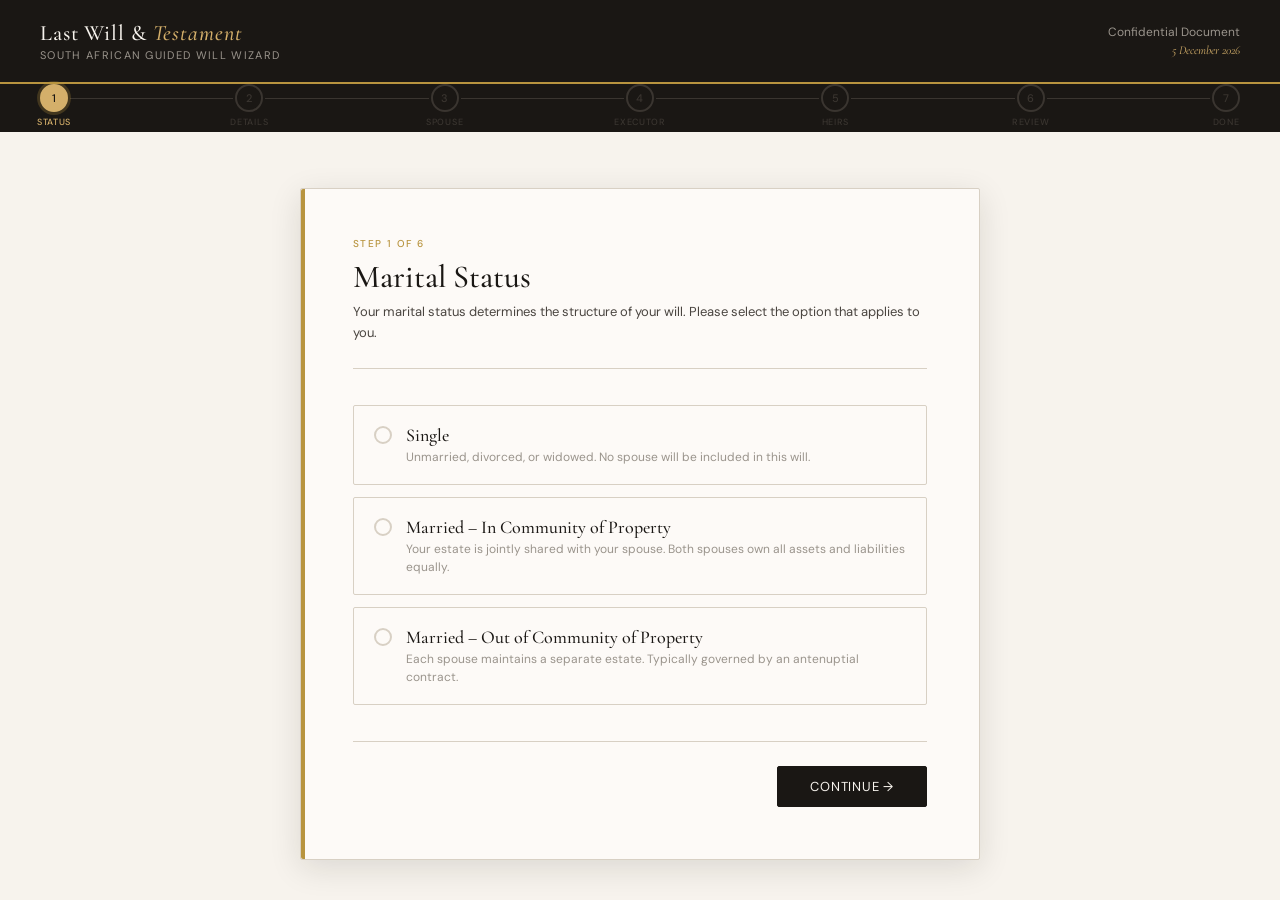
<file: Wills/LastWillAndTestament.html>
<!DOCTYPE html>
<html lang="en">
<head>
<meta charset="UTF-8">
<meta name="viewport" content="width=device-width, initial-scale=1.0">
<title>Last Will & Testament – Guided Wizard</title>
<link href="https://fonts.googleapis.com/css2?family=Cormorant+Garamond:ital,wght@0,400;0,500;0,600;1,400;1,500&family=DM+Sans:wght@300;400;500&display=swap" rel="stylesheet">
<style>
  :root {
    --ink: #1a1714;
    --ink-mid: #4a4540;
    --ink-light: #9a948c;
    --parchment: #f7f3ed;
    --parchment-dark: #ede8e0;
    --parchment-border: #d8d0c4;
    --gold: #b8943f;
    --gold-light: #d4af6a;
    --gold-dim: #e8d9b8;
    --danger: #8b3a2a;
    --success: #2a5e3a;
    --white: #fdfaf7;
    --shadow: 0 2px 12px rgba(26,23,20,0.08);
    --shadow-lg: 0 8px 32px rgba(26,23,20,0.12);
  }

  * { box-sizing: border-box; margin: 0; padding: 0; }

  body {
    font-family: 'DM Sans', sans-serif;
    background: var(--parchment);
    color: var(--ink);
    min-height: 100vh;
    display: flex;
    flex-direction: column;
  }

  /* ── HEADER ── */
  header {
    background: var(--ink);
    color: var(--parchment);
    padding: 20px 40px;
    display: flex;
    align-items: center;
    justify-content: space-between;
    border-bottom: 2px solid var(--gold);
  }

  .header-title {
    font-family: 'Cormorant Garamond', serif;
    font-size: 22px;
    font-weight: 500;
    letter-spacing: 0.04em;
  }

  .header-title span {
    color: var(--gold-light);
    font-style: italic;
  }

  .header-sub {
    font-size: 11px;
    color: var(--ink-light);
    letter-spacing: 0.12em;
    text-transform: uppercase;
    margin-top: 2px;
  }

  /* ── PROGRESS BAR ── */
  .progress-wrap {
    background: var(--ink);
    padding: 0 40px 20px;
    display: flex;
    align-items: center;
    gap: 0;
  }

  .step-pip {
    display: flex;
    align-items: center;
    flex: 1;
  }

  .step-pip:last-child { flex: none; }

  .pip-dot {
    width: 28px; height: 28px;
    border-radius: 50%;
    border: 2px solid #3a3530;
    background: transparent;
    display: flex; align-items: center; justify-content: center;
    font-size: 11px;
    font-weight: 500;
    color: #3a3530;
    transition: all 0.3s ease;
    flex-shrink: 0;
    position: relative;
    z-index: 1;
  }

  .pip-dot.done {
    background: var(--gold);
    border-color: var(--gold);
    color: var(--ink);
  }

  .pip-dot.active {
    background: var(--gold-light);
    border-color: var(--gold-light);
    color: var(--ink);
    box-shadow: 0 0 0 3px rgba(184,148,63,0.25);
  }

  .pip-label {
    font-size: 9px;
    letter-spacing: 0.08em;
    text-transform: uppercase;
    color: #3a3530;
    position: absolute;
    bottom: -18px;
    left: 50%;
    transform: translateX(-50%);
    white-space: nowrap;
  }

  .pip-dot.active .pip-label,
  .pip-dot.done .pip-label { color: var(--gold-light); }

  .pip-line {
    flex: 1;
    height: 1px;
    background: #3a3530;
    transition: background 0.3s ease;
    margin: 0 2px;
  }

  .pip-line.done { background: var(--gold); }

  /* ── LAYOUT ── */
  .main {
    flex: 1;
    display: flex;
    justify-content: center;
    padding: 56px 24px 40px;
  }

  .card {
    background: var(--white);
    border: 1px solid var(--parchment-border);
    border-radius: 2px;
    box-shadow: var(--shadow-lg);
    width: 100%;
    max-width: 680px;
    padding: 48px 52px;
    position: relative;
    animation: fadeUp 0.35s ease both;
  }

  .card::before {
    content: '';
    position: absolute;
    top: 0; left: 0;
    width: 4px; height: 100%;
    background: var(--gold);
    border-radius: 2px 0 0 2px;
  }

  @keyframes fadeUp {
    from { opacity: 0; transform: translateY(16px); }
    to   { opacity: 1; transform: translateY(0); }
  }

  /* ── STEP HEADER ── */
  .step-label {
    font-size: 10px;
    letter-spacing: 0.14em;
    text-transform: uppercase;
    color: var(--gold);
    font-weight: 500;
    margin-bottom: 8px;
  }

  .step-title {
    font-family: 'Cormorant Garamond', serif;
    font-size: 32px;
    font-weight: 500;
    color: var(--ink);
    line-height: 1.2;
    margin-bottom: 6px;
  }

  .step-desc {
    font-size: 13px;
    color: var(--ink-mid);
    line-height: 1.6;
    margin-bottom: 36px;
    padding-bottom: 24px;
    border-bottom: 1px solid var(--parchment-border);
  }

  /* ── FORM ELEMENTS ── */
  .field-group {
    margin-bottom: 20px;
  }

  label {
    display: block;
    font-size: 11px;
    letter-spacing: 0.1em;
    text-transform: uppercase;
    color: var(--ink-mid);
    font-weight: 500;
    margin-bottom: 6px;
  }

  input[type="text"],
  input[type="number"],
  select,
  textarea {
    width: 100%;
    padding: 10px 14px;
    border: 1px solid var(--parchment-border);
    border-radius: 2px;
    font-family: 'DM Sans', sans-serif;
    font-size: 14px;
    color: var(--ink);
    background: var(--white);
    transition: border-color 0.2s, box-shadow 0.2s;
    outline: none;
    appearance: none;
  }

  input[type="text"]:focus,
  input[type="number"]:focus,
  select:focus {
    border-color: var(--gold);
    box-shadow: 0 0 0 3px rgba(184,148,63,0.12);
  }

  input.error { border-color: var(--danger); }

  .field-error {
    font-size: 11px;
    color: var(--danger);
    margin-top: 4px;
  }

  .field-row {
    display: grid;
    grid-template-columns: 1fr 1fr;
    gap: 16px;
  }

  /* ── MARITAL STATUS CARDS ── */
  .status-cards {
    display: flex;
    flex-direction: column;
    gap: 12px;
    margin-top: 4px;
  }

  .status-card {
    border: 1px solid var(--parchment-border);
    border-radius: 2px;
    padding: 18px 20px;
    cursor: pointer;
    transition: all 0.2s ease;
    display: flex;
    align-items: flex-start;
    gap: 14px;
    background: var(--white);
  }

  .status-card:hover {
    border-color: var(--gold-light);
    background: var(--parchment);
  }

  .status-card.selected {
    border-color: var(--gold);
    background: var(--parchment);
    box-shadow: 0 0 0 2px rgba(184,148,63,0.18);
  }

  .status-radio {
    width: 18px; height: 18px;
    border-radius: 50%;
    border: 2px solid var(--parchment-border);
    flex-shrink: 0;
    margin-top: 2px;
    display: flex; align-items: center; justify-content: center;
    transition: all 0.2s;
  }

  .status-card.selected .status-radio {
    border-color: var(--gold);
    background: var(--gold);
  }

  .status-card.selected .status-radio::after {
    content: '';
    width: 6px; height: 6px;
    border-radius: 50%;
    background: white;
  }

  .status-card-title {
    font-family: 'Cormorant Garamond', serif;
    font-size: 18px;
    font-weight: 500;
    color: var(--ink);
    margin-bottom: 2px;
  }

  .status-card-desc {
    font-size: 12px;
    color: var(--ink-light);
    line-height: 1.5;
  }

  /* ── SUBSECTIONS ── */
  .subsection {
    background: var(--parchment);
    border: 1px solid var(--parchment-border);
    border-radius: 2px;
    padding: 20px 20px 8px;
    margin-bottom: 20px;
  }

  .subsection-title {
    font-family: 'Cormorant Garamond', serif;
    font-size: 16px;
    font-weight: 500;
    color: var(--ink-mid);
    margin-bottom: 14px;
    display: flex;
    align-items: center;
    gap: 8px;
  }

  .subsection-title::before {
    content: '';
    display: inline-block;
    width: 20px; height: 1px;
    background: var(--gold);
  }

  /* ── TOGGLE ── */
  .toggle-row {
    display: flex;
    align-items: center;
    justify-content: space-between;
    padding: 12px 0;
    border-bottom: 1px solid var(--parchment-border);
    margin-bottom: 14px;
    cursor: pointer;
  }

  .toggle-row:last-child { border-bottom: none; margin-bottom: 0; }

  .toggle-label-wrap { display: flex; flex-direction: column; }
  .toggle-main { font-size: 14px; font-weight: 500; }
  .toggle-hint { font-size: 11px; color: var(--ink-light); margin-top: 2px; }

  .toggle-switch {
    position: relative;
    width: 40px; height: 22px;
    flex-shrink: 0;
  }

  .toggle-switch input { opacity: 0; width: 0; height: 0; }

  .toggle-slider {
    position: absolute;
    inset: 0;
    background: var(--parchment-border);
    border-radius: 11px;
    transition: 0.2s;
    cursor: pointer;
  }

  .toggle-slider::before {
    content: '';
    position: absolute;
    width: 16px; height: 16px;
    left: 3px; bottom: 3px;
    background: white;
    border-radius: 50%;
    transition: 0.2s;
    box-shadow: 0 1px 3px rgba(0,0,0,0.2);
  }

  input:checked + .toggle-slider { background: var(--gold); }
  input:checked + .toggle-slider::before { transform: translateX(18px); }

  /* ── HEIR ENTRIES ── */
  .heir-entry {
    background: var(--white);
    border: 1px solid var(--parchment-border);
    border-radius: 2px;
    padding: 16px;
    margin-bottom: 10px;
    position: relative;
    animation: fadeUp 0.25s ease both;
  }

  .heir-entry-header {
    display: flex;
    align-items: center;
    justify-content: space-between;
    margin-bottom: 14px;
  }

  .heir-entry-num {
    font-size: 11px;
    letter-spacing: 0.1em;
    text-transform: uppercase;
    color: var(--gold);
    font-weight: 500;
  }

  .btn-remove {
    background: none;
    border: 1px solid var(--parchment-border);
    border-radius: 2px;
    padding: 4px 10px;
    font-size: 11px;
    color: var(--danger);
    cursor: pointer;
    font-family: 'DM Sans', sans-serif;
    transition: all 0.15s;
  }

  .btn-remove:hover { background: #fdf0ed; border-color: var(--danger); }

  .btn-add {
    display: flex;
    align-items: center;
    gap: 6px;
    background: none;
    border: 1px dashed var(--parchment-border);
    border-radius: 2px;
    padding: 10px 16px;
    width: 100%;
    font-family: 'DM Sans', sans-serif;
    font-size: 13px;
    color: var(--ink-mid);
    cursor: pointer;
    transition: all 0.2s;
    margin-top: 4px;
  }

  .btn-add:hover { border-color: var(--gold-light); color: var(--gold); }
  .btn-add::before { content: '+'; font-size: 16px; font-weight: 300; }

  /* ── TOOLTIP ── */
  .tooltip-wrap {
    position: relative;
    display: inline-flex;
    align-items: center;
    margin-left: 6px;
    cursor: help;
  }

  .tooltip-icon {
    width: 14px; height: 14px;
    border-radius: 50%;
    border: 1px solid var(--parchment-border);
    display: flex; align-items: center; justify-content: center;
    font-size: 9px;
    color: var(--ink-light);
    font-style: italic;
    font-family: 'Cormorant Garamond', serif;
  }

  .tooltip-box {
    display: none;
    position: absolute;
    left: 20px; top: -4px;
    width: 220px;
    background: var(--ink);
    color: var(--parchment);
    font-size: 11px;
    line-height: 1.5;
    padding: 8px 10px;
    border-radius: 2px;
    z-index: 10;
    pointer-events: none;
  }

  .tooltip-wrap:hover .tooltip-box { display: block; }

  /* ── NAV BUTTONS ── */
  .nav-row {
    display: flex;
    align-items: center;
    justify-content: space-between;
    margin-top: 36px;
    padding-top: 24px;
    border-top: 1px solid var(--parchment-border);
  }

  .btn-back {
    background: none;
    border: 1px solid var(--parchment-border);
    border-radius: 2px;
    padding: 11px 24px;
    font-family: 'DM Sans', sans-serif;
    font-size: 13px;
    color: var(--ink-mid);
    cursor: pointer;
    transition: all 0.2s;
    letter-spacing: 0.04em;
  }

  .btn-back:hover { border-color: var(--ink-mid); color: var(--ink); }

  .btn-next {
    background: var(--ink);
    border: 1px solid var(--ink);
    border-radius: 2px;
    padding: 11px 32px;
    font-family: 'DM Sans', sans-serif;
    font-size: 13px;
    color: var(--parchment);
    cursor: pointer;
    letter-spacing: 0.06em;
    text-transform: uppercase;
    transition: all 0.2s;
  }

  .btn-next:hover { background: var(--gold); border-color: var(--gold); color: var(--ink); }

  .btn-generate {
    background: var(--gold);
    border: 1px solid var(--gold);
    border-radius: 2px;
    padding: 11px 32px;
    font-family: 'DM Sans', sans-serif;
    font-size: 13px;
    color: var(--ink);
    cursor: pointer;
    letter-spacing: 0.06em;
    text-transform: uppercase;
    font-weight: 500;
    transition: all 0.2s;
  }

  .btn-generate:hover { background: var(--gold-light); }

  /* ── REVIEW ── */
  .review-section {
    margin-bottom: 24px;
  }

  .review-section-title {
    font-family: 'Cormorant Garamond', serif;
    font-size: 18px;
    color: var(--gold);
    font-weight: 500;
    margin-bottom: 10px;
    padding-bottom: 6px;
    border-bottom: 1px solid var(--parchment-border);
    display: flex;
    align-items: center;
    justify-content: space-between;
  }

  .review-edit {
    font-family: 'DM Sans', sans-serif;
    font-size: 11px;
    color: var(--ink-light);
    cursor: pointer;
    text-decoration: underline;
    letter-spacing: 0.04em;
  }

  .review-edit:hover { color: var(--gold); }

  .review-row {
    display: flex;
    justify-content: space-between;
    font-size: 13px;
    padding: 5px 0;
    border-bottom: 1px solid var(--parchment-dark);
  }

  .review-key { color: var(--ink-light); }
  .review-val { color: var(--ink); font-weight: 500; text-align: right; max-width: 60%; }

  /* ── RESULT / GENERATED ── */
  .result-badge {
    display: inline-flex;
    align-items: center;
    gap: 6px;
    background: #eaf3e8;
    border: 1px solid #b8d9b2;
    border-radius: 2px;
    padding: 6px 12px;
    font-size: 12px;
    color: var(--success);
    margin-bottom: 24px;
  }

  .result-doc {
    background: var(--parchment);
    border: 1px solid var(--parchment-border);
    border-left: 4px solid var(--gold);
    padding: 28px 32px;
    font-family: 'Cormorant Garamond', serif;
    font-size: 15px;
    line-height: 1.9;
    color: var(--ink);
    white-space: pre-wrap;
    margin-bottom: 20px;
  }

  .result-doc h2 {
    font-size: 22px;
    text-align: center;
    margin-bottom: 16px;
    letter-spacing: 0.06em;
  }

  .result-doc h3 {
    font-size: 16px;
    font-weight: 600;
    margin: 20px 0 8px;
    text-transform: uppercase;
    letter-spacing: 0.08em;
    color: var(--ink-mid);
  }

  .btn-print {
    width: 100%;
    background: none;
    border: 1px solid var(--parchment-border);
    border-radius: 2px;
    padding: 12px;
    font-family: 'DM Sans', sans-serif;
    font-size: 13px;
    color: var(--ink-mid);
    cursor: pointer;
    transition: all 0.2s;
  }

  .btn-print:hover { border-color: var(--gold); color: var(--gold); }

  /* ── STEP VISIBILITY ── */
  .step { display: none; }
  .step.active { display: block; }

  /* ── COLLAPSIBLE SECTION ── */
  .collapsible-content {
    overflow: hidden;
    transition: max-height 0.3s ease, opacity 0.3s ease;
    max-height: 0;
    opacity: 0;
  }

  .collapsible-content.open {
    max-height: 2000px;
    opacity: 1;
  }

  /* ── MINOR BADGE ── */
  .minor-badge {
    display: inline-block;
    background: var(--gold-dim);
    color: var(--gold);
    font-size: 10px;
    padding: 2px 6px;
    border-radius: 2px;
    letter-spacing: 0.06em;
    text-transform: uppercase;
    margin-left: 6px;
  }

  @media (max-width: 600px) {
    header { padding: 16px 20px; }
    .progress-wrap { padding: 0 20px 20px; }
    .card { padding: 28px 24px; }
    .field-row { grid-template-columns: 1fr; }
  }
</style>
</head>
<body>

<header>
  <div>
    <div class="header-title">Last Will &amp; <span>Testament</span></div>
    <div class="header-sub">South African Guided Will Wizard</div>
  </div>
  <div style="font-size:12px;color:var(--ink-light);text-align:right;line-height:1.5;">
    Confidential Document<br>
    <span id="today-date" style="font-family:'Cormorant Garamond',serif;font-style:italic;color:var(--gold-light)"></span>
  </div>
</header>

<div class="progress-wrap" id="progress-wrap">
  <!-- Populated by JS -->
</div>

<div class="main">
  <div class="card">

    <!-- STEP 1: MARITAL STATUS -->
    <div class="step active" id="step-1">
      <div class="step-label">Step 1 of 6</div>
      <div class="step-title">Marital Status</div>
      <div class="step-desc">Your marital status determines the structure of your will. Please select the option that applies to you.</div>

      <div class="status-cards">
        <div class="status-card" onclick="selectMarital('single', this)">
          <div class="status-radio"></div>
          <div>
            <div class="status-card-title">Single</div>
            <div class="status-card-desc">Unmarried, divorced, or widowed. No spouse will be included in this will.</div>
          </div>
        </div>
        <div class="status-card" onclick="selectMarital('community', this)">
          <div class="status-radio"></div>
          <div>
            <div class="status-card-title">Married – In Community of Property</div>
            <div class="status-card-desc">Your estate is jointly shared with your spouse. Both spouses own all assets and liabilities equally.</div>
          </div>
        </div>
        <div class="status-card" onclick="selectMarital('out_community', this)">
          <div class="status-radio"></div>
          <div>
            <div class="status-card-title">Married – Out of Community of Property</div>
            <div class="status-card-desc">Each spouse maintains a separate estate. Typically governed by an antenuptial contract.</div>
          </div>
        </div>
      </div>

      <div id="marital-error" class="field-error" style="margin-top:12px;display:none;">Please select a marital status to continue.</div>

      <div class="nav-row">
        <div></div>
        <button class="btn-next" onclick="goNext(1)">Continue →</button>
      </div>
    </div>

    <!-- STEP 2: TESTATOR DETAILS -->
    <div class="step" id="step-2">
      <div class="step-label">Step 2 of 6</div>
      <div class="step-title">Your Details</div>
      <div class="step-desc">As the testator — the person making this will — please provide your full legal name and South African ID number.</div>

      <div class="field-group">
        <label>Full Name and Surname</label>
        <input type="text" id="testator-name" placeholder="e.g. Johannes Petrus van der Berg">
      </div>
      <div class="field-group">
        <label>South African ID Number</label>
        <input type="text" id="testator-id" placeholder="13-digit ID number" maxlength="13">
      </div>

      <div class="nav-row">
        <button class="btn-back" onclick="goBack(2)">← Back</button>
        <button class="btn-next" onclick="goNext(2)">Continue →</button>
      </div>
    </div>

    <!-- STEP 3: SPOUSE DETAILS (conditional) -->
    <div class="step" id="step-3">
      <div class="step-label">Step 3 of 6</div>
      <div class="step-title">Spouse Details</div>
      <div class="step-desc" id="spouse-step-desc">Please provide the details of both spouses as they appear in legal documents.</div>

      <div class="subsection">
        <div class="subsection-title">Husband</div>
        <div class="field-group">
          <label>Full Name and Surname</label>
          <input type="text" id="husband-name" placeholder="Full legal name">
        </div>
        <div class="field-group">
          <label>ID Number</label>
          <input type="text" id="husband-id" placeholder="13-digit ID number" maxlength="13">
        </div>
      </div>

      <div class="subsection">
        <div class="subsection-title">Wife</div>
        <div class="field-group">
          <label>Full Name and Surname</label>
          <input type="text" id="wife-name" placeholder="Full legal name">
        </div>
        <div class="field-group">
          <label>ID Number</label>
          <input type="text" id="wife-id" placeholder="13-digit ID number" maxlength="13">
        </div>
      </div>

      <div class="nav-row">
        <button class="btn-back" onclick="goBack(3)">← Back</button>
        <button class="btn-next" onclick="goNext(3)">Continue →</button>
      </div>
    </div>

    <!-- STEP 4: EXECUTOR DETAILS -->
    <div class="step" id="step-4">
      <div class="step-label" id="executor-step-label">Step 4 of 6</div>
      <div class="step-title">Executor Details</div>
      <div class="step-desc">
        The executor administers your estate after your death — collecting assets, paying debts, and distributing inheritances.
        <span class="tooltip-wrap">
          <span class="tooltip-icon">i</span>
          <span class="tooltip-box">An executor must be a trusted adult. You may appoint a family member, attorney, or financial institution.</span>
        </span>
      </div>

      <div class="field-group">
        <label>Full Name and Surname</label>
        <input type="text" id="executor-name" placeholder="Full legal name of executor">
      </div>
      <div class="field-group">
        <label>ID Number</label>
        <input type="text" id="executor-id" placeholder="13-digit ID number" maxlength="13">
      </div>

      <div class="nav-row">
        <button class="btn-back" onclick="goBack(4)">← Back</button>
        <button class="btn-next" onclick="goNext(4)">Continue →</button>
      </div>
    </div>

    <!-- STEP 5: HEIRS -->
    <div class="step" id="step-5">
      <div class="step-label">Step 5 of 6</div>
      <div class="step-title">Heirs &amp; Beneficiaries</div>
      <div class="step-desc">Specify who will inherit from your estate. Toggle each category and fill in the relevant details.</div>

      <!-- 5A: SPOUSE HEIR (conditional) -->
      <div id="spouse-heir-section" style="display:none;">
        <div class="toggle-row" onclick="toggleHeir('spouse-heir-details', 'spouse-heir-toggle')">
          <div class="toggle-label-wrap">
            <span class="toggle-main">Spouse</span>
            <span class="toggle-hint">Does your spouse inherit from this estate?</span>
          </div>
          <label class="toggle-switch" onclick="event.stopPropagation()">
            <input type="checkbox" id="spouse-heir-toggle" onchange="toggleHeir('spouse-heir-details', this.id)">
            <span class="toggle-slider"></span>
          </label>
        </div>
        <div class="collapsible-content" id="spouse-heir-details">
          <div class="subsection" style="margin-top:8px;">
            <div class="field-group">
              <label>Portion / Percentage of Estate</label>
              <input type="text" id="spouse-heir-portion" placeholder="e.g. 50% or residue of estate">
            </div>
          </div>
        </div>
      </div>

      <!-- 5B: CHILDREN -->
      <div class="toggle-row" onclick="toggleHeir('children-details', 'children-toggle')">
        <div class="toggle-label-wrap">
          <span class="toggle-main">Children</span>
          <span class="toggle-hint">Do you have children who should inherit?</span>
        </div>
        <label class="toggle-switch" onclick="event.stopPropagation()">
          <input type="checkbox" id="children-toggle" onchange="toggleHeir('children-details', this.id); syncTestamentary()">
          <span class="toggle-slider"></span>
        </label>
      </div>
      <div class="collapsible-content" id="children-details">
        <div id="children-list"></div>
        <button class="btn-add" onclick="addChild()">Add a child</button>
        <div style="height:16px;"></div>
      </div>

      <!-- 5C: INTERVIVOS TRUST -->
      <div class="toggle-row" onclick="toggleHeir('intervivos-details', 'intervivos-toggle')">
        <div class="toggle-label-wrap">
          <span class="toggle-main">Intervivos Trust
            <span class="tooltip-wrap">
              <span class="tooltip-icon">i</span>
              <span class="tooltip-box">A living trust already in existence during your lifetime. Assets can be transferred directly to it.</span>
            </span>
          </span>
          <span class="toggle-hint">Is there an existing trust to inherit?</span>
        </div>
        <label class="toggle-switch" onclick="event.stopPropagation()">
          <input type="checkbox" id="intervivos-toggle" onchange="toggleHeir('intervivos-details', this.id)">
          <span class="toggle-slider"></span>
        </label>
      </div>
      <div class="collapsible-content" id="intervivos-details">
        <div class="subsection" style="margin-top:8px;">
          <div class="field-group">
            <label>Trust Name</label>
            <input type="text" id="intervivos-name" placeholder="e.g. The Van der Berg Family Trust">
          </div>
          <div class="field-row">
            <div class="field-group">
              <label>Trust Registration Number</label>
              <input type="text" id="intervivos-reg" placeholder="IT number">
            </div>
            <div class="field-group">
              <label>Portion of Estate</label>
              <input type="text" id="intervivos-portion" placeholder="e.g. 30% or specific assets">
            </div>
          </div>
        </div>
      </div>

      <!-- 5D: TESTAMENTARY TRUST -->
      <div class="toggle-row" onclick="toggleHeir('testamentary-details', 'testamentary-toggle')">
        <div class="toggle-label-wrap">
          <span class="toggle-main">Testamentary Trust
            <span class="tooltip-wrap">
              <span class="tooltip-icon">i</span>
              <span class="tooltip-box">A trust created by this will upon your death. Recommended when minor children are named as heirs.</span>
            </span>
          </span>
          <span class="toggle-hint">Should a trust be created by this will?</span>
        </div>
        <label class="toggle-switch" onclick="event.stopPropagation()">
          <input type="checkbox" id="testamentary-toggle" onchange="toggleHeir('testamentary-details', this.id)">
          <span class="toggle-slider"></span>
        </label>
      </div>
      <div id="minor-suggestion" style="display:none;font-size:11px;color:var(--gold);padding:6px 0 10px;letter-spacing:0.04em;">
        ⚠ Minor children detected — a Testamentary Trust is recommended.
      </div>
      <div class="collapsible-content" id="testamentary-details">
        <div class="subsection" style="margin-top:8px;">
          <div class="field-group">
            <label>Trustee Full Name and Surname</label>
            <input type="text" id="trustee-name" placeholder="Full legal name of trustee">
          </div>
          <div class="field-row">
            <div class="field-group">
              <label>Trustee ID Number</label>
              <input type="text" id="trustee-id" placeholder="13-digit ID" maxlength="13">
            </div>
            <div class="field-group">
              <label>Trust Terminates at Age</label>
              <input type="number" id="trust-age" placeholder="e.g. 21" min="18" max="35">
            </div>
          </div>
        </div>
      </div>

      <div class="nav-row">
        <button class="btn-back" onclick="goBack(5)">← Back</button>
        <button class="btn-next" onclick="goNext(5)">Review Will →</button>
      </div>
    </div>

    <!-- STEP 6: REVIEW -->
    <div class="step" id="step-6">
      <div class="step-label">Step 6 of 6</div>
      <div class="step-title">Review &amp; Confirm</div>
      <div class="step-desc">Please review all details carefully before generating your will. Click any section to edit.</div>

      <div id="review-content"></div>

      <div class="nav-row">
        <button class="btn-back" onclick="goBack(6)">← Edit</button>
        <button class="btn-generate" onclick="generateWill()">Generate Will Document</button>
      </div>
    </div>

    <!-- STEP 7: GENERATED -->
    <div class="step" id="step-7">
      <div class="step-label">Complete</div>
      <div class="step-title">Will Generated</div>
      <div class="step-desc">Your will has been drafted below. Have it witnessed and signed in the presence of two competent witnesses who are not beneficiaries.</div>

      <div class="result-badge">
        ✓ Document ready for review
      </div>

      <div class="result-doc" id="will-document"></div>

      <button class="btn-print" onclick="window.print()">Print / Save as PDF</button>

      <div class="nav-row">
        <button class="btn-back" onclick="goBack(7)">← Edit</button>
        <div style="font-size:11px;color:var(--ink-light);text-align:right;line-height:1.6;">
          This document is a draft only.<br>Consult a legal professional before execution.
        </div>
      </div>
    </div>

  </div>
</div>

<script>
// ── STATE ──
const state = {
  marital: null,
  testator: { name: '', id: '' },
  spouse: { husband: { name: '', id: '' }, wife: { name: '', id: '' } },
  executor: { name: '', id: '' },
  heirs: {
    spouse: { active: false, portion: '' },
    children: [],
    intervivos: { active: false, name: '', reg: '', portion: '' },
    testamentary: { active: false, trusteeName: '', trusteeId: '', age: '' }
  }
};

let childCount = 0;

// ── DATE ──
document.getElementById('today-date').textContent = new Date().toLocaleDateString('en-ZA', { day:'numeric', month:'long', year:'numeric' });

// ── PROGRESS ──
const stepLabels = ['Status','Details','Spouse','Executor','Heirs','Review','Complete'];

function renderProgress(current) {
  const wrap = document.getElementById('progress-wrap');
  const totalSteps = state.marital === 'single' ? 6 : 7;
  const visibleSteps = state.marital === 'single'
    ? [1,2,4,5,6,7]
    : [1,2,3,4,5,6,7];
  const labels = state.marital === 'single'
    ? ['Status','Details','Executor','Heirs','Review','Done']
    : ['Status','Details','Spouse','Executor','Heirs','Review','Done'];

  let html = '';
  const steps = state.marital === 'single' ? [1,2,4,5,6,7] : [1,2,3,4,5,6,7];
  steps.forEach((s, i) => {
    const isDone = s < current;
    const isActive = s === current;
    const cls = isDone ? 'done' : isActive ? 'active' : '';
    html += `<div class="step-pip" style="position:relative;">`;
    html += `<div class="pip-dot ${cls}" style="position:relative;">${isDone ? '✓' : i+1}<span class="pip-label">${labels[i]}</span></div>`;
    if (i < steps.length - 1) {
      html += `<div class="pip-line ${isDone ? 'done' : ''}"></div>`;
    }
    html += `</div>`;
  });
  wrap.innerHTML = html;
}

renderProgress(1);

// ── MARITAL SELECT ──
function selectMarital(val, el) {
  document.querySelectorAll('.status-card').forEach(c => c.classList.remove('selected'));
  el.classList.add('selected');
  state.marital = val;
  document.getElementById('marital-error').style.display = 'none';
}

// ── NAVIGATION ──
function showStep(n) {
  document.querySelectorAll('.step').forEach(s => s.classList.remove('active'));
  document.getElementById('step-' + n).classList.add('active');
  renderProgress(n);
  window.scrollTo({ top: 0, behavior: 'smooth' });
}

function getNextStep(from) {
  if (from === 2 && state.marital === 'single') return 4;
  if (from === 3) return 4;
  return from + 1;
}

function getPrevStep(from) {
  if (from === 4 && state.marital === 'single') return 2;
  return from - 1;
}

function goBack(step) {
  showStep(getPrevStep(step));
}

function goNext(step) {
  if (!validateStep(step)) return;
  saveStep(step);
  const next = getNextStep(step);
  if (next === 5) prepareHeirsStep();
  if (next === 6) buildReview();
  showStep(next);
}

// ── VALIDATION ──
function validateStep(step) {
  if (step === 1) {
    if (!state.marital) {
      document.getElementById('marital-error').style.display = 'block';
      return false;
    }
    return true;
  }
  if (step === 2) {
    return requireFields(['testator-name', 'testator-id']);
  }
  if (step === 3) {
    return requireFields(['husband-name', 'husband-id', 'wife-name', 'wife-id']);
  }
  if (step === 4) {
    return requireFields(['executor-name', 'executor-id']);
  }
  return true;
}

function requireFields(ids) {
  let ok = true;
  ids.forEach(id => {
    const el = document.getElementById(id);
    if (!el) return;
    if (!el.value.trim()) {
      el.classList.add('error');
      el.addEventListener('input', () => el.classList.remove('error'), { once: true });
      ok = false;
    }
  });
  return ok;
}

// ── SAVE STEP DATA ──
function saveStep(step) {
  if (step === 2) {
    state.testator.name = document.getElementById('testator-name').value.trim();
    state.testator.id   = document.getElementById('testator-id').value.trim();
  }
  if (step === 3) {
    state.spouse.husband.name = document.getElementById('husband-name').value.trim();
    state.spouse.husband.id   = document.getElementById('husband-id').value.trim();
    state.spouse.wife.name    = document.getElementById('wife-name').value.trim();
    state.spouse.wife.id      = document.getElementById('wife-id').value.trim();
  }
  if (step === 4) {
    state.executor.name = document.getElementById('executor-name').value.trim();
    state.executor.id   = document.getElementById('executor-id').value.trim();
  }
  if (step === 5) {
    // Spouse heir
    const spouseToggle = document.getElementById('spouse-heir-toggle');
    state.heirs.spouse.active  = spouseToggle ? spouseToggle.checked : false;
    state.heirs.spouse.portion = document.getElementById('spouse-heir-portion')?.value.trim() || '';

    // Children
    state.heirs.children = [];
    document.querySelectorAll('.child-entry').forEach((entry, i) => {
      state.heirs.children.push({
        name: entry.querySelector('.child-name').value.trim(),
        id: entry.querySelector('.child-id').value.trim(),
        portion: entry.querySelector('.child-portion').value.trim(),
        minor: entry.querySelector('.child-minor').checked
      });
    });

    // Intervivos
    state.heirs.intervivos.active  = document.getElementById('intervivos-toggle').checked;
    state.heirs.intervivos.name    = document.getElementById('intervivos-name').value.trim();
    state.heirs.intervivos.reg     = document.getElementById('intervivos-reg').value.trim();
    state.heirs.intervivos.portion = document.getElementById('intervivos-portion').value.trim();

    // Testamentary
    state.heirs.testamentary.active       = document.getElementById('testamentary-toggle').checked;
    state.heirs.testamentary.trusteeName  = document.getElementById('trustee-name').value.trim();
    state.heirs.testamentary.trusteeId    = document.getElementById('trustee-id').value.trim();
    state.heirs.testamentary.age          = document.getElementById('trust-age').value.trim();
  }
}

// ── HEIRS STEP SETUP ──
function prepareHeirsStep() {
  const spouseSection = document.getElementById('spouse-heir-section');
  spouseSection.style.display = state.marital !== 'single' ? 'block' : 'none';

  const desc = document.getElementById('spouse-step-desc');
  if (desc) {
    desc.textContent = state.marital === 'community'
      ? 'You are married in community of property. Please provide details for both spouses.'
      : 'You are married out of community of property. Please provide details for both spouses.';
  }
}

// ── TOGGLE HEIRS ──
function toggleHeir(contentId, toggleId) {
  const toggle = document.getElementById(toggleId);
  const content = document.getElementById(contentId);
  if (!content) return;
  if (toggle && !toggle.matches(':focus')) toggle.checked = !toggle.checked;
  content.classList.toggle('open', toggle.checked);
}

// ── CHILDREN ──
function addChild() {
  childCount++;
  const div = document.createElement('div');
  div.className = 'heir-entry child-entry';
  div.innerHTML = `
    <div class="heir-entry-header">
      <span class="heir-entry-num">Child ${childCount}</span>
      <button class="btn-remove" onclick="removeChild(this)">Remove</button>
    </div>
    <div class="field-group">
      <label>Full Name and Surname</label>
      <input type="text" class="child-name" placeholder="Full legal name">
    </div>
    <div class="field-row">
      <div class="field-group">
        <label>ID / Date of Birth</label>
        <input type="text" class="child-id" placeholder="ID or DOB">
      </div>
      <div class="field-group">
        <label>Portion of Estate</label>
        <input type="text" class="child-portion" placeholder="e.g. 25%">
      </div>
    </div>
    <label style="display:flex;align-items:center;gap:8px;font-size:12px;text-transform:none;letter-spacing:0;cursor:pointer;margin-bottom:6px;">
      <input type="checkbox" class="child-minor" onchange="syncTestamentary()">
      This child is a minor (under 18)
    </label>
  `;
  document.getElementById('children-list').appendChild(div);
  syncTestamentary();
}

function removeChild(btn) {
  btn.closest('.child-entry').remove();
  syncTestamentary();
  // Re-number
  document.querySelectorAll('.child-entry .heir-entry-num').forEach((el, i) => {
    el.textContent = 'Child ' + (i + 1);
  });
}

function syncTestamentary() {
  const hasMinors = Array.from(document.querySelectorAll('.child-minor')).some(c => c.checked);
  const suggestion = document.getElementById('minor-suggestion');
  suggestion.style.display = hasMinors ? 'block' : 'none';
}

// ── REVIEW ──
function buildReview() {
  saveStep(5);
  const maritalLabels = {
    single: 'Single',
    community: 'Married – In Community of Property',
    out_community: 'Married – Out of Community of Property'
  };

  let html = '';

  html += `<div class="review-section">
    <div class="review-section-title">Marital Status <span class="review-edit" onclick="showStep(1)">Edit</span></div>
    <div class="review-row"><span class="review-key">Status</span><span class="review-val">${maritalLabels[state.marital]}</span></div>
  </div>`;

  html += `<div class="review-section">
    <div class="review-section-title">Testator <span class="review-edit" onclick="showStep(2)">Edit</span></div>
    <div class="review-row"><span class="review-key">Full Name</span><span class="review-val">${state.testator.name || '—'}</span></div>
    <div class="review-row"><span class="review-key">ID Number</span><span class="review-val">${state.testator.id || '—'}</span></div>
  </div>`;

  if (state.marital !== 'single') {
    html += `<div class="review-section">
      <div class="review-section-title">Spouse <span class="review-edit" onclick="showStep(3)">Edit</span></div>
      <div class="review-row"><span class="review-key">Husband</span><span class="review-val">${state.spouse.husband.name} (${state.spouse.husband.id})</span></div>
      <div class="review-row"><span class="review-key">Wife</span><span class="review-val">${state.spouse.wife.name} (${state.spouse.wife.id})</span></div>
    </div>`;
  }

  html += `<div class="review-section">
    <div class="review-section-title">Executor <span class="review-edit" onclick="showStep(4)">Edit</span></div>
    <div class="review-row"><span class="review-key">Full Name</span><span class="review-val">${state.executor.name || '—'}</span></div>
    <div class="review-row"><span class="review-key">ID Number</span><span class="review-val">${state.executor.id || '—'}</span></div>
  </div>`;

  html += `<div class="review-section">
    <div class="review-section-title">Heirs &amp; Beneficiaries <span class="review-edit" onclick="showStep(5)">Edit</span></div>`;

  if (state.marital !== 'single' && state.heirs.spouse.active) {
    html += `<div class="review-row"><span class="review-key">Spouse</span><span class="review-val">${state.heirs.spouse.portion || 'Included'}</span></div>`;
  }

  if (state.heirs.children.length > 0) {
    state.heirs.children.forEach((c, i) => {
      html += `<div class="review-row"><span class="review-key">Child ${i+1}${c.minor ? ' <span class="minor-badge">Minor</span>' : ''}</span><span class="review-val">${c.name} – ${c.portion || 'portion not specified'}</span></div>`;
    });
  }

  if (state.heirs.intervivos.active) {
    html += `<div class="review-row"><span class="review-key">Intervivos Trust</span><span class="review-val">${state.heirs.intervivos.name} – ${state.heirs.intervivos.portion}</span></div>`;
  }

  if (state.heirs.testamentary.active) {
    html += `<div class="review-row"><span class="review-key">Testamentary Trust</span><span class="review-val">Trustee: ${state.heirs.testamentary.trusteeName}, terminates age ${state.heirs.testamentary.age}</span></div>`;
  }

  html += `</div>`;

  document.getElementById('review-content').innerHTML = html;
}

// ── GENERATE WILL ──
function generateWill() {
  const today = new Date().toLocaleDateString('en-ZA', { day: 'numeric', month: 'long', year: 'numeric' });
  const maritalDesc = {
    single: 'unmarried',
    community: 'married in community of property',
    out_community: 'married out of community of property'
  }[state.marital];

  let doc = `LAST WILL AND TESTAMENT\n\n`;
  doc += `I, ${state.testator.name} (ID: ${state.testator.id}), hereby declare this to be my Last Will and Testament, made at this date ${today}.\n\n`;
  doc += `I am currently ${maritalDesc}.\n`;

  if (state.marital !== 'single') {
    doc += `\nSPOUSE DETAILS\n`;
    doc += `Husband: ${state.spouse.husband.name} (ID: ${state.spouse.husband.id})\n`;
    doc += `Wife: ${state.spouse.wife.name} (ID: ${state.spouse.wife.id})\n`;
  }

  doc += `\nEXECUTOR\n`;
  doc += `I hereby appoint ${state.executor.name} (ID: ${state.executor.id}) as the Executor of my estate, with the power to administer and distribute my estate in accordance with this Will.\n`;

  doc += `\nHEIRS AND BENEFICIARIES\n`;
  doc += `I bequeath my estate as follows:\n\n`;

  if (state.marital !== 'single' && state.heirs.spouse.active) {
    doc += `1. To my spouse: ${state.heirs.spouse.portion || 'a portion of the estate as agreed'}\n\n`;
  }

  if (state.heirs.children.length > 0) {
    doc += `CHILDREN:\n`;
    state.heirs.children.forEach((c, i) => {
      doc += `  ${i+1}. ${c.name} (ID/DOB: ${c.id})${c.minor ? ' [minor]' : ''} – ${c.portion || 'equal share'}\n`;
    });
    doc += '\n';
  }

  if (state.heirs.intervivos.active && state.heirs.intervivos.name) {
    doc += `INTERVIVOS TRUST:\n`;
    doc += `  ${state.heirs.intervivos.name} (Reg: ${state.heirs.intervivos.reg}) – ${state.heirs.intervivos.portion}\n\n`;
  }

  if (state.heirs.testamentary.active) {
    doc += `TESTAMENTARY TRUST:\n`;
    doc += `I direct that a Testamentary Trust be established upon my death.\n`;
    doc += `Trustee: ${state.heirs.testamentary.trusteeName} (ID: ${state.heirs.testamentary.trusteeId})\n`;
    doc += `The trust shall terminate when all beneficiaries reach the age of ${state.heirs.testamentary.age || '21'} years.\n\n`;
  }

  doc += `REVOCATION\n`;
  doc += `I hereby revoke all former Wills and Testamentary dispositions previously made by me.\n\n`;

  doc += `SIGNATURE\n`;
  doc += `Signed at __________________ on this ___ day of ______________ 20__\n\n`;
  doc += `Signature: ___________________________\n`;
  doc += `${state.testator.name}\n\n`;
  doc += `WITNESSES\n`;
  doc += `Witness 1: ___________________________  ID: ____________________\n\n`;
  doc += `Witness 2: ___________________________  ID: ____________________\n\n`;
  doc += `─────────────────────────────────────────────────────────────────\n`;
  doc += `This document is a draft. It must be signed and witnessed in accordance with the Wills Act 7 of 1953 to be legally valid. Consult a qualified attorney before execution.`;

  document.getElementById('will-document').textContent = doc;
  showStep(7);
}
</script>
</body>
</html>
</file>
<file: VDM.financial/css/styles.css>
/* ══════════════════════════════════════════════════════
   VDM Financial Statement Generator — Improved Styles
   ══════════════════════════════════════════════════════ */

:root {
  /* Core palette */
  --ink: #1a1a2e;
  --ink-mid: #252540;
  --ink-light: #4a4a6a;
  --ink-muted: #7a7a9a;
  --gold: #c9a84c;
  --gold-dark: #a8882e;
  --gold-light: #e8d080;
  --gold-pale: #fffbf0;
  --gold-faint: #fdf8ec;
  --cream: #faf8f3;
  --cream-dark: #f2ede3;
  --white: #ffffff;
  --border: #e2ddd3;
  --border-light: #ede9e0;
  --success: #2d7a4f;
  --success-pale: #edf7f1;
  --panel: #f4f1ea;
  --error: #c0392b;

  /* Shadows */
  --shadow-xs: 0 1px 2px rgba(0, 0, 0, 0.06);
  --shadow-sm: 0 2px 6px rgba(0, 0, 0, 0.08);
  --shadow-md: 0 4px 18px rgba(0, 0, 0, 0.10);
  --shadow-lg: 0 8px 32px rgba(0, 0, 0, 0.14);
  --shadow-gold: 0 0 0 3px rgba(201, 168, 76, 0.18);

  /* Layout */
  --radius-xs: 4px;
  --radius-sm: 6px;
  --radius: 8px;
  --radius-lg: 12px;
  --radius-xl: 16px;

  /* Transitions */
  --ease: cubic-bezier(0.4, 0, 0.2, 1);
  --transition: all 0.18s var(--ease);
  --transition-fast: all 0.12s var(--ease);
}

/* ── RESET ── */
*,
*::before,
*::after {
  box-sizing: border-box;
  margin: 0;
  padding: 0;
}

/* ── BODY ── */
body {
  font-family: 'Poppins', sans-serif;
  background: var(--cream);
  color: var(--ink);
  min-height: 100vh;
  -webkit-font-smoothing: antialiased;
  -moz-osx-font-smoothing: grayscale;
}

/* ── HEADER ── */
header {
  background: var(--ink);
  padding: 0;
  display: flex;
  flex-direction: column;
  align-items: center;
  border-bottom: 3px solid var(--gold);
}

.logo-mark {
  width: 48px;
  height: 48px;
  background: var(--gold);
  border-radius: var(--radius-xs);
  display: flex;
  align-items: center;
  justify-content: center;
  font-family: 'Libre Baskerville', serif;
  font-size: 22px;
  font-weight: 700;
  color: var(--ink);
  flex-shrink: 0;
}

header h1 {
  font-family: 'Libre Baskerville', serif;
  font-size: 20px;
  font-weight: 400;
  color: var(--white);
  letter-spacing: 0.02em;
}

header p {
  font-size: 12px;
  color: #8888aa;
  margin-top: 2px;
  letter-spacing: 0.05em;
}

/* ── STICKY HEADER AREA ── */
.sticky-header-area {
  position: relative;
  z-index: 200;
  background: var(--white);
}

/* ── MODE TOGGLE BAR ── */
.mode-toggle-bar {
  position: sticky;
  top: 0;
  z-index: 201;
  background: var(--ink-mid);
  border-bottom: 2px solid var(--gold);
  padding: 9px 28px;
  display: flex;
  align-items: center;
  justify-content: space-between;
  gap: 12px;
}

.mode-label {
  font-size: 11px;
  color: #7a7a9a;
  font-family: 'Poppins', sans-serif;
  letter-spacing: 0.08em;
  text-transform: uppercase;
}

.btn-toggle-preview {
  display: inline-flex;
  align-items: center;
  gap: 7px;
  padding: 6px 16px;
  background: transparent;
  border: 1.5px solid rgba(201, 168, 76, 0.7);
  border-radius: 20px;
  color: var(--gold);
  font-family: 'Poppins', sans-serif;
  font-size: 11px;
  font-weight: 600;
  cursor: pointer;
  letter-spacing: 0.06em;
  text-transform: uppercase;
  transition: var(--transition);
  white-space: nowrap;
}

.btn-toggle-preview:hover {
  background: rgba(201, 168, 76, 0.12);
  border-color: var(--gold);
}

.btn-toggle-preview svg {
  flex-shrink: 0;
  opacity: 0.85;
}

/* ══════════════════════════════
   LAYOUT
   ══════════════════════════════ */

.app.form-only {
  display: block;
}

.app.form-only .form-panel {
  max-width: 800px;
  margin: 0 auto;
  border-right: none;
  max-height: none;
  position: static;
  overflow-y: visible;
}

.app.form-only .preview-panel {
  display: none;
}

.app.split-view {
  display: grid;
  grid-template-columns: 440px 1fr;
  overflow: hidden;
}

.app.split-view .form-panel {
  max-width: none;
  margin: 0;
  border-right: 1px solid var(--border);
  max-height: 100%;
  height: 100%;
  overflow-y: auto;
  position: static;
  scrollbar-width: thin;
  scrollbar-color: var(--border) transparent;
}

.app.split-view .form-panel::-webkit-scrollbar {
  width: 5px;
}

.app.split-view .form-panel::-webkit-scrollbar-track {
  background: transparent;
}

.app.split-view .form-panel::-webkit-scrollbar-thumb {
  background: var(--border);
  border-radius: 3px;
}

.app.split-view .preview-panel {
  display: block;
  height: 100%;
  overflow-y: auto;
  max-height: 100%;
}

.app {
  min-height: calc(100vh - 230px);
}

/* ══════════════════════════════
   FORM PANEL
   ══════════════════════════════ */

.form-panel {
  background: var(--white);
  padding: 36px 32px 48px;
  overflow-y: auto;
}

/* ── STEP LABELS ── */
.step-label {
  display: inline-flex;
  align-items: center;
  gap: 6px;
  font-size: 9.5px;
  letter-spacing: 0.14em;
  text-transform: uppercase;
  color: var(--gold-dark);
  font-weight: 700;
  margin-bottom: 8px;
  padding: 4px 12px 4px 10px;
  background: var(--gold-faint);
  border: 1px solid var(--gold-light);
  border-radius: 20px;
  position: relative;
}

.step-label::before {
  content: '▸';
  font-size: 8px;
  color: var(--gold);
  opacity: 0.8;
}

/* ── SECTION TITLES ── */
.section-title {
  font-family: 'Libre Baskerville', serif;
  font-size: 17px;
  color: var(--ink);
  margin-bottom: 20px;
  padding-bottom: 12px;
  padding-left: 12px;
  border-bottom: 1px solid var(--border-light);
  border-left: 3px solid var(--gold);
  position: relative;
}

/* ── FORM DIVIDER ── */
.form-divider {
  margin: 28px 0 22px;
  border: none;
  border-top: 1px solid var(--border-light);
  position: relative;
}

.form-divider::after {
  content: '';
  position: absolute;
  top: -1px;
  left: 0;
  width: 40px;
  height: 2px;
  background: var(--gold);
  opacity: 0.5;
}

/* ── FORM GRID (2-column layout) ── */
.form-grid {
  display: grid;
  grid-template-columns: 1fr 1fr;
  gap: 0 18px;
}

.form-grid-full {
  grid-column: 1 / -1;
}

@media (max-width: 600px) {
  .form-grid {
    grid-template-columns: 1fr;
  }
}

/* ── FIELD GROUPS ── */
.field-group {
  margin-bottom: 18px;
}

.field-group label {
  display: block;
  font-size: 11px;
  font-weight: 600;
  color: var(--ink-light);
  letter-spacing: 0.06em;
  text-transform: uppercase;
  margin-bottom: 7px;
}

.field-group input,
.field-group select,
.field-group textarea {
  width: 100%;
  padding: 10px 14px;
  border: 1.5px solid var(--border);
  border-radius: var(--radius-sm);
  font-family: 'Poppins', sans-serif;
  font-size: 13.5px;
  color: var(--ink);
  background: var(--cream);
  transition: var(--transition);
  outline: none;
  appearance: none;
  -webkit-appearance: none;
}

.field-group select {
  background-image: url("data:image/svg+xml,%3Csvg xmlns='http://www.w3.org/2000/svg' width='10' height='6' viewBox='0 0 10 6'%3E%3Cpath d='M0 0l5 6 5-6z' fill='%234a4a6a'/%3E%3C/svg%3E");
  background-repeat: no-repeat;
  background-position: right 12px center;
  padding-right: 32px;
  cursor: pointer;
}

.field-group input:focus,
.field-group select:focus,
.field-group textarea:focus {
  border-color: var(--gold);
  background: var(--white);
  box-shadow: var(--shadow-gold);
}

.field-group input:not(:placeholder-shown),
.field-group select:not([value='']),
.field-group textarea:not(:placeholder-shown) {
  background: var(--white);
}

.field-group textarea {
  resize: vertical;
  min-height: 76px;
  line-height: 1.6;
}

/* ── HINT TEXT ── */
.hint {
  font-size: 11px;
  color: var(--ink-muted);
  margin-top: 5px;
  font-style: italic;
  line-height: 1.5;
}

/* ══════════════════════════════
   ENTITY TYPE CARDS
   ══════════════════════════════ */

.entity-grid {
  display: grid;
  grid-template-columns: 1fr 1fr;
  gap: 9px;
  margin-bottom: 6px;
}

.entity-card {
  border: 1.5px solid var(--border);
  border-radius: var(--radius);
  padding: 12px 14px;
  cursor: pointer;
  transition: var(--transition);
  user-select: none;
  background: var(--cream);
  position: relative;
  overflow: hidden;
}

.entity-card::before {
  content: '';
  position: absolute;
  top: 0;
  left: 0;
  right: 0;
  height: 2px;
  background: var(--gold);
  opacity: 0;
  transition: opacity 0.15s;
}

.entity-card:hover {
  border-color: var(--gold-light);
  background: var(--gold-faint);
  transform: translateY(-1px);
  box-shadow: var(--shadow-sm);
}

.entity-card:hover::before {
  opacity: 0.6;
}

.entity-card.selected {
  border-color: var(--gold);
  background: var(--gold-faint);
  box-shadow: var(--shadow-gold), var(--shadow-sm);
}

.entity-card.selected::before {
  opacity: 1;
}

.entity-card .ec-icon {
  font-size: 20px;
  margin-bottom: 5px;
  display: block;
  line-height: 1;
}

.entity-card .ec-label {
  font-size: 12px;
  font-weight: 600;
  color: var(--ink);
  display: block;
  line-height: 1.3;
}

.entity-card.selected .ec-label {
  color: var(--gold-dark);
}

.entity-card .ec-sub {
  font-size: 10px;
  color: var(--ink-muted);
  margin-top: 3px;
  display: block;
  line-height: 1.4;
}

/* ══════════════════════════════
   OPTION PILLS
   ══════════════════════════════ */

.options-group {
  display: flex;
  flex-direction: column;
  gap: 7px;
}

/* Horizontal variant for short options */
.options-group.inline {
  flex-direction: row;
  flex-wrap: wrap;
}

.option-pill {
  display: flex;
  align-items: flex-start;
  gap: 10px;
  padding: 10px 14px;
  border: 1.5px solid var(--border);
  border-radius: var(--radius);
  cursor: pointer;
  transition: var(--transition-fast);
  font-size: 13.5px;
  color: var(--ink);
  background: var(--cream);
  line-height: 1.45;
}

.option-pill input[type=radio],
.option-pill input[type=checkbox] {
  accent-color: var(--gold);
  width: 15px;
  height: 15px;
  flex-shrink: 0;
  margin-top: 2px;
  cursor: pointer;
}

.option-pill:hover {
  border-color: var(--gold-light);
  background: var(--gold-faint);
}

.option-pill:has(input:checked) {
  border-color: var(--gold);
  background: var(--gold-faint);
  font-weight: 500;
  color: var(--ink-mid);
}

/* ── CONDITIONAL BLOCKS ── */
.conditional {
  display: none;
}

.conditional.visible {
  display: block;
}

/* ══════════════════════════════
   DIRECTORS / SHAREHOLDERS LIST
   ══════════════════════════════ */

.director-entry {
  display: grid;
  grid-template-columns: 1fr 1fr auto;
  gap: 8px;
  align-items: end;
  margin-bottom: 9px;
  background: var(--cream);
  border: 1px solid var(--border-light);
  border-radius: var(--radius);
  padding: 10px 10px 10px 12px;
}

.director-entry input {
  margin-bottom: 0;
  background: var(--white);
}

.btn-remove {
  width: 34px;
  height: 36px;
  border: 1.5px solid #e8d0d0;
  background: #fff8f8;
  border-radius: var(--radius-sm);
  color: #cc4444;
  font-size: 16px;
  cursor: pointer;
  display: flex;
  align-items: center;
  justify-content: center;
  transition: var(--transition-fast);
  flex-shrink: 0;
}

.btn-remove:hover {
  background: #ffe0e0;
  border-color: #cc4444;
}

/* ── ADD BUTTON ── */
.btn-add {
  width: 100%;
  padding: 10px;
  border: 1.5px dashed var(--border);
  background: transparent;
  border-radius: var(--radius);
  font-family: 'Poppins', sans-serif;
  font-size: 13px;
  color: var(--ink-light);
  cursor: pointer;
  margin-top: 4px;
  transition: var(--transition);
}

.btn-add:hover {
  border-color: var(--gold);
  color: var(--gold-dark);
  background: var(--gold-faint);
}

/* ══════════════════════════════
   REPORT SUB-PANELS
   ══════════════════════════════ */

.report-sub-panel {
  background: var(--panel);
  border: 1.5px solid var(--border);
  border-radius: var(--radius);
  padding: 14px 16px;
  margin-top: -2px;
  margin-bottom: 4px;
}

.report-sub-heading {
  font-size: 10.5px;
  font-weight: 700;
  letter-spacing: 0.08em;
  text-transform: uppercase;
  color: var(--ink-light);
  margin-bottom: 10px;
  padding-bottom: 7px;
  border-bottom: 1px dashed var(--border);
}

.report-sub-panel .field-group {
  margin-top: 12px;
  margin-bottom: 0;
}

.report-sub-panel textarea {
  width: 100%;
  box-sizing: border-box;
  font-family: 'Poppins', sans-serif;
  font-size: 12.5px;
  padding: 9px 11px;
  border: 1px solid var(--border);
  border-radius: var(--radius-sm);
  background: var(--white);
  color: var(--ink);
  resize: vertical;
  line-height: 1.6;
  margin-top: 4px;
  outline: none;
  transition: var(--transition-fast);
}

.report-sub-panel textarea:focus {
  border-color: var(--gold);
  box-shadow: var(--shadow-gold);
}

/* ══════════════════════════════
   POLICY CHECKLIST
   ══════════════════════════════ */

.policy-item {
  border: 1.5px solid var(--border);
  border-radius: var(--radius);
  margin-bottom: 7px;
  overflow: hidden;
  transition: var(--transition-fast);
  background: var(--cream);
}

.policy-item:hover {
  border-color: var(--gold-light);
}

.policy-item.checked {
  border-color: var(--gold);
  background: var(--gold-faint);
}

.policy-header {
  display: flex;
  align-items: center;
  gap: 10px;
  padding: 10px 14px;
  cursor: pointer;
  user-select: none;
}

.policy-header input[type=checkbox] {
  accent-color: var(--gold);
  width: 15px;
  height: 15px;
  flex-shrink: 0;
  cursor: pointer;
}

.policy-header .policy-label {
  font-size: 13px;
  font-weight: 500;
  color: var(--ink);
}

.policy-item.checked .policy-header .policy-label {
  font-weight: 600;
  color: var(--ink-mid);
}

.policy-body {
  display: none;
  padding: 0 14px 12px 40px;
  font-size: 11.5px;
  color: var(--ink-light);
  line-height: 1.65;
  border-top: 1px solid var(--border-light);
  background: var(--white);
}

.policy-item.checked .policy-body {
  display: block;
}

.policy-subitems {
  margin-top: 10px;
  display: flex;
  flex-direction: column;
  gap: 6px;
}

.policy-subitem-row {
  border: 1px solid var(--border);
  border-radius: var(--radius-sm);
  background: var(--white);
  overflow: hidden;
}

.policy-subitem-row:has(input:checked) {
  border-color: var(--gold);
  background: var(--gold-faint);
}

.policy-subitem-check {
  display: flex;
  align-items: center;
  gap: 8px;
  font-size: 12px;
  color: var(--ink);
  cursor: pointer;
  padding: 7px 8px;
}

.policy-subitem-check input[type=checkbox] {
  accent-color: var(--gold);
  width: 14px;
  height: 14px;
  flex-shrink: 0;
  cursor: pointer;
}

.policy-subitem-rate {
  display: flex;
  align-items: center;
  gap: 6px;
  padding: 5px 8px 8px 30px;
  border-top: 1px dashed var(--border);
  background: var(--gold-faint);
}

.policy-subitem-rate select {
  font-size: 12px;
  padding: 3px 6px;
  border-radius: var(--radius-xs);
  border: 1px solid var(--border);
  background: var(--white);
  color: var(--ink);
  cursor: pointer;
}

.policy-subitem-rate input[type=text] {
  font-size: 12px;
  padding: 3px 6px;
  border-radius: var(--radius-xs);
  border: 1px solid var(--border);
}

/* ══════════════════════════════
   ACTION BUTTONS
   ══════════════════════════════ */

.btn-generate {
  width: 100%;
  padding: 15px;
  background: var(--ink);
  color: var(--white);
  border: none;
  border-radius: var(--radius);
  font-family: 'Poppins', sans-serif;
  font-size: 14px;
  font-weight: 600;
  cursor: pointer;
  margin-top: 28px;
  letter-spacing: 0.04em;
  transition: background 0.2s, box-shadow 0.2s;
  position: relative;
  overflow: hidden;
  text-transform: uppercase;
}

.btn-generate::before {
  content: '';
  position: absolute;
  left: 0;
  top: 0;
  width: 5px;
  height: 100%;
  background: linear-gradient(180deg, var(--gold-light) 0%, var(--gold) 100%);
}

.btn-generate:hover {
  background: var(--ink-mid);
  box-shadow: var(--shadow-md);
}

.btn-generate:active {
  transform: translateY(1px);
}

.btn-print {
  width: 100%;
  padding: 12px;
  background: var(--success);
  color: var(--white);
  border: none;
  border-radius: var(--radius);
  font-family: 'Poppins', sans-serif;
  font-size: 13px;
  font-weight: 600;
  cursor: pointer;
  margin-top: 10px;
  transition: background 0.2s, box-shadow 0.2s;
  display: none;
  letter-spacing: 0.03em;
}

.btn-print:hover {
  background: #1f5c3a;
  box-shadow: 0 2px 10px rgba(45, 122, 79, 0.35);
}

.btn-print.visible {
  display: block;
}

/* ══════════════════════════════
   DATE PICKER
   ══════════════════════════════ */

.date-input-wrap {
  position: relative;
  display: flex;
  align-items: center;
  gap: 6px;
}

.date-input-wrap input {
  flex: 1;
}

.btn-cal {
  flex-shrink: 0;
  width: 36px;
  height: 38px;
  border: 1.5px solid var(--border);
  border-radius: var(--radius-sm);
  background: var(--cream);
  cursor: pointer;
  display: flex;
  align-items: center;
  justify-content: center;
  transition: var(--transition-fast);
  color: var(--ink-light);
  font-size: 15px;
}

.btn-cal:hover {
  border-color: var(--gold);
  background: var(--gold-faint);
  color: var(--gold);
}

.cal-popup {
  position: absolute;
  top: calc(100% + 6px);
  left: 0;
  z-index: 9999;
  background: var(--white);
  border: 1.5px solid var(--gold);
  border-radius: var(--radius-lg);
  box-shadow: var(--shadow-lg);
  padding: 14px;
  min-width: 264px;
  font-family: 'Poppins', sans-serif;
}

.cal-popup.hidden {
  display: none;
}

.cal-nav {
  display: flex;
  align-items: center;
  justify-content: space-between;
  margin-bottom: 10px;
}

.cal-nav button {
  background: none;
  border: none;
  font-size: 18px;
  cursor: pointer;
  color: var(--ink-light);
  padding: 2px 8px;
  border-radius: var(--radius-xs);
  transition: var(--transition-fast);
  line-height: 1;
}

.cal-nav button:hover {
  background: var(--panel);
  color: var(--ink);
}

.cal-nav .cal-month-label {
  font-size: 13px;
  font-weight: 600;
  color: var(--ink);
}

.cal-grid {
  display: grid;
  grid-template-columns: repeat(7, 1fr);
  gap: 2px;
}

.cal-grid .cal-dow {
  text-align: center;
  font-size: 9px;
  font-weight: 700;
  letter-spacing: 0.06em;
  text-transform: uppercase;
  color: var(--ink-muted);
  padding: 4px 0;
}

.cal-grid .cal-day {
  text-align: center;
  font-size: 12px;
  padding: 6px 2px;
  border-radius: var(--radius-xs);
  cursor: pointer;
  transition: var(--transition-fast);
  color: var(--ink);
}

.cal-grid .cal-day:hover:not(.empty) {
  background: var(--gold-light);
  color: var(--ink);
}

.cal-grid .cal-day.today {
  font-weight: 700;
  color: var(--gold-dark);
  background: var(--gold-faint);
}

.cal-grid .cal-day.selected {
  background: var(--gold);
  color: var(--white);
  font-weight: 600;
}

.cal-grid .cal-day.empty {
  cursor: default;
}

/* ══════════════════════════════
   PREVIEW PANEL
   ══════════════════════════════ */

.preview-panel {
  background: #e8e5dd;
  background-image:
    repeating-linear-gradient(0deg,
      transparent,
      transparent 27px,
      rgba(0, 0, 0, 0.025) 27px,
      rgba(0, 0, 0, 0.025) 28px);
  padding: 36px 32px;
  overflow-y: auto;
  scrollbar-width: thin;
  scrollbar-color: var(--border) transparent;
}

.preview-placeholder {
  display: flex;
  flex-direction: column;
  align-items: center;
  justify-content: center;
  height: 100%;
  min-height: 420px;
  text-align: center;
  color: #9090a8;
}

.preview-placeholder svg {
  opacity: 0.25;
  margin-bottom: 18px;
}

.preview-placeholder h3 {
  font-family: 'Libre Baskerville', serif;
  font-size: 17px;
  margin-bottom: 8px;
  color: #7a7a96;
}

.preview-placeholder p {
  font-size: 12.5px;
  color: #9090a8;
  line-height: 1.6;
}

/* ══════════════════════════════
   DOCUMENT PAGES
   ══════════════════════════════ */

#document-output {
  display: none;
}

#document-output.visible {
  display: block;
}

.doc-page {
  background: var(--white);
  width: 100%;
  max-width: 740px;
  margin: 0 auto 32px;
  padding: 52px 64px 60px;
  box-shadow: 0 2px 12px rgba(0, 0, 0, 0.1), 0 8px 32px rgba(0, 0, 0, 0.08);
  font-family: 'Poppins', sans-serif;
  font-size: 9.5pt;
  line-height: 1.55;
  color: #111;
  position: relative;
  display: flex;
  flex-direction: column;
  min-height: 1100px;
}

.letterhead-img {
  width: calc(100% + 128px);
  margin-left: -64px;
  margin-top: -52px;
  display: block;
  margin-bottom: 6px;
  object-fit: contain;
  object-position: top center;
}

.doc-page .page-header {
  text-align: left;
  margin-bottom: 20px;
  padding-bottom: 14px;
  border-bottom: 0.5px solid #bbb;
}

.doc-page .co-name {
  font-size: 11.5pt;
  font-weight: 700;
  text-transform: uppercase;
  letter-spacing: 0.04em;
  margin-bottom: 3px;
}

.doc-page .co-reg {
  font-size: 9pt;
  font-style: italic;
}

.doc-page h2 {
  font-size: 10pt;
  text-align: left;
  text-transform: uppercase;
  letter-spacing: 0.08em;
  margin: 6px 0 10px;
  font-weight: 700;
}

.doc-page h3 {
  font-size: 9.5pt;
  font-style: italic;
  font-weight: 700;
  margin: 8px 0 4px;
}

.doc-page p {
  margin-bottom: 6px;
  text-align: justify;
}

.doc-page ul {
  margin: 6px 0 8px 20px;
}

.doc-page ul li {
  margin-bottom: 5px;
  text-align: justify;
}

.doc-page .underline-heading {
  font-size: 9.5pt;
  font-weight: 700;
  text-decoration: underline;
  margin: 12px 0 6px;
  text-transform: uppercase;
  font-style: normal;
}

.doc-page .signature-block {
  margin-top: 28px;
}

.doc-page .sig-line {
  display: inline-block;
  width: 220px;
  border-bottom: 1px solid #333;
  margin-right: 40px;
  margin-bottom: 18px;
}

.doc-page .sig-name {
  font-weight: 700;
  font-size: 9pt;
  margin-top: 3px;
}

.doc-page .compiler-block {
  margin-top: 18px;
  font-weight: 700;
}

.doc-page .compiler-block p {
  margin: 0;
  text-align: left;
}

.doc-page .policy-entry {
  margin-bottom: 14px;
  page-break-inside: avoid;
}

.doc-page .policy-entry .underline-heading {
  margin-top: 10px;
}

.page-number {
  display: none;
}

/* ── COVER PAGE ── */
.cover-page {
  background: var(--white);
  width: 100%;
  max-width: 740px;
  margin: 0 auto 32px;
  padding: 52px 64px 60px;
  box-shadow: 0 2px 12px rgba(0, 0, 0, 0.1), 0 8px 32px rgba(0, 0, 0, 0.08);
  font-family: 'Poppins', sans-serif;
  font-size: 9.5pt;
  line-height: 1.55;
  color: #111;
  position: relative;
  min-height: 1100px;
  display: flex;
  flex-direction: column;
}

.cover-title-block {
  text-align: left;
  margin-bottom: 0;
  padding-bottom: 14px;
  border-bottom: 2px solid #111;
  flex-shrink: 0;
}

.cover-title-block .co-name {
  font-size: 14pt;
  font-weight: 700;
  text-transform: uppercase;
  letter-spacing: 0.06em;
  margin-bottom: 4px;
}

.cover-title-block .co-reg {
  font-size: 10pt;
  font-style: italic;
  margin-bottom: 6px;
}

.cover-title-block .cover-year {
  font-size: 11pt;
  font-weight: 700;
  letter-spacing: 0.04em;
  margin-top: 6px;
}

.cover-title-block .cover-subtitle {
  font-size: 10pt;
  margin-top: 2px;
  letter-spacing: 0.03em;
}

.cover-info-section {
  flex: 1;
  display: flex;
  flex-direction: column;
  padding-top: 16px;
}

.cover-section-heading {
  font-family: 'Poppins', sans-serif;
  font-size: 10pt;
  text-align: left;
  text-transform: uppercase;
  letter-spacing: 0.08em;
  margin: 0 0 4px;
  font-weight: 700;
  padding-bottom: 6px;
  border-bottom: 1px solid #ccc;
  flex-shrink: 0;
}

.cover-info-table {
  width: 100%;
  border-collapse: collapse;
  font-size: 9pt;
  margin-top: 4px;
  flex: 1;
}

.cover-info-table tr {
  border-bottom: 1px solid #eee;
}

.cover-info-table tr:last-child {
  border-bottom: none;
}

.cover-info-table td {
  padding: 12px 4px;
  vertical-align: middle;
  line-height: 1.45;
}

.cover-info-table td:first-child {
  font-weight: 700;
  width: 42%;
  color: #222;
  white-space: nowrap;
}

.cover-info-table td:last-child {
  color: #333;
}

.cover-footer {
  margin-top: auto;
  padding-top: 20px;
  border-top: 1px solid #ccc;
  font-size: 8.5pt;
  color: #555;
  text-align: center;
}

.letterhead-footer {
  margin-top: auto;
  text-align: center;
}

.letterhead-footer-img {
  width: calc(100% + 128px);
  margin-left: -64px;
  margin-bottom: -60px;
  display: block;
  object-fit: contain;
  object-position: bottom center;
}

/* ══════════════════════════════
   IMPORT SECTION — override inline styles
   ══════════════════════════════ */

.import-box {
  background: linear-gradient(135deg, #f8f5ee 0%, #faf8f3 100%);
  border: 1.5px dashed var(--gold);
  border-radius: var(--radius-lg);
  padding: 20px 24px;
  margin-bottom: 24px;
  text-align: center;
  transition: var(--transition);
}

.import-box:hover {
  border-color: var(--gold-dark);
  background: linear-gradient(135deg, #f5f0e5 0%, #f7f5ee 100%);
}

/* ── HIGHLIGHTED ── */
.highlighted {
  background: #fffbe6;
}

/* ── Calendar popup — visibility fix ── */
.cal-popup {
  display: block;
  /* ensure visible state is explicit */
}

/* ── Prevent calendar being clipped by scrolling panels ── */
.app.split-view .form-panel {
  overflow-x: visible;
}

.date-input-wrap {
  overflow: visible;
}

/* ══════════════════════════════
   PRINT STYLES
   ══════════════════════════════ */

@media print {

  header,
  .form-panel,
  .preview-placeholder,
  #mode-toggle-bar,
  .btn-print,
  .btn-generate {
    display: none !important;
  }

  .app,
  .app.split-view,
  .app.form-only {
    display: block !important;
  }

  .app .preview-panel,
  .app.split-view .preview-panel,
  .app.form-only .preview-panel {
    display: block !important;
    background: white !important;
    padding: 0 !important;
    max-height: none !important;
    overflow: visible !important;
  }

  .cover-page {
    box-shadow: none;
    margin: 0;
    page-break-after: always;
    max-width: 100%;
    width: 100%;
    padding: 18mm 20mm 16mm;
    min-height: unset;
  }

  .doc-page {
    box-shadow: none;
    margin: 0;
    page-break-after: always;
    page-break-inside: avoid;
    max-width: 100%;
    width: 100%;
    padding: 18mm 20mm 16mm;
    font-size: 9pt;
    line-height: 1.45;
  }

  .doc-page .page-header {
    margin-bottom: 12px;
    padding-bottom: 8px;
  }

  .doc-page h2 {
    margin: 10px 0 10px;
    font-size: 9.5pt;
  }

  .doc-page h3 {
    margin: 8px 0 4px;
    font-size: 9pt;
  }

  .doc-page p {
    margin-bottom: 5px;
  }

  .doc-page ul {
    margin: 4px 0 6px 18px;
  }

  .doc-page ul li {
    margin-bottom: 3px;
  }

  .doc-page .signature-block {
    margin-top: 14px;
  }

  .doc-page .compiler-block {
    margin-top: 16px;
  }

  .page-number {
    display: none;
  }

  .letterhead-img {
    width: calc(100% + 40mm) !important;
    margin-left: -20mm !important;
    margin-top: -18mm !important;
  }

  .letterhead-footer-img {
    width: calc(100% + 40mm) !important;
    margin-left: -20mm !important;
    margin-bottom: -16mm !important;
  }

  #document-output {
    display: block !important;
  }

  @page {
    margin: 0;
    size: A4;
  }
}
</file>
